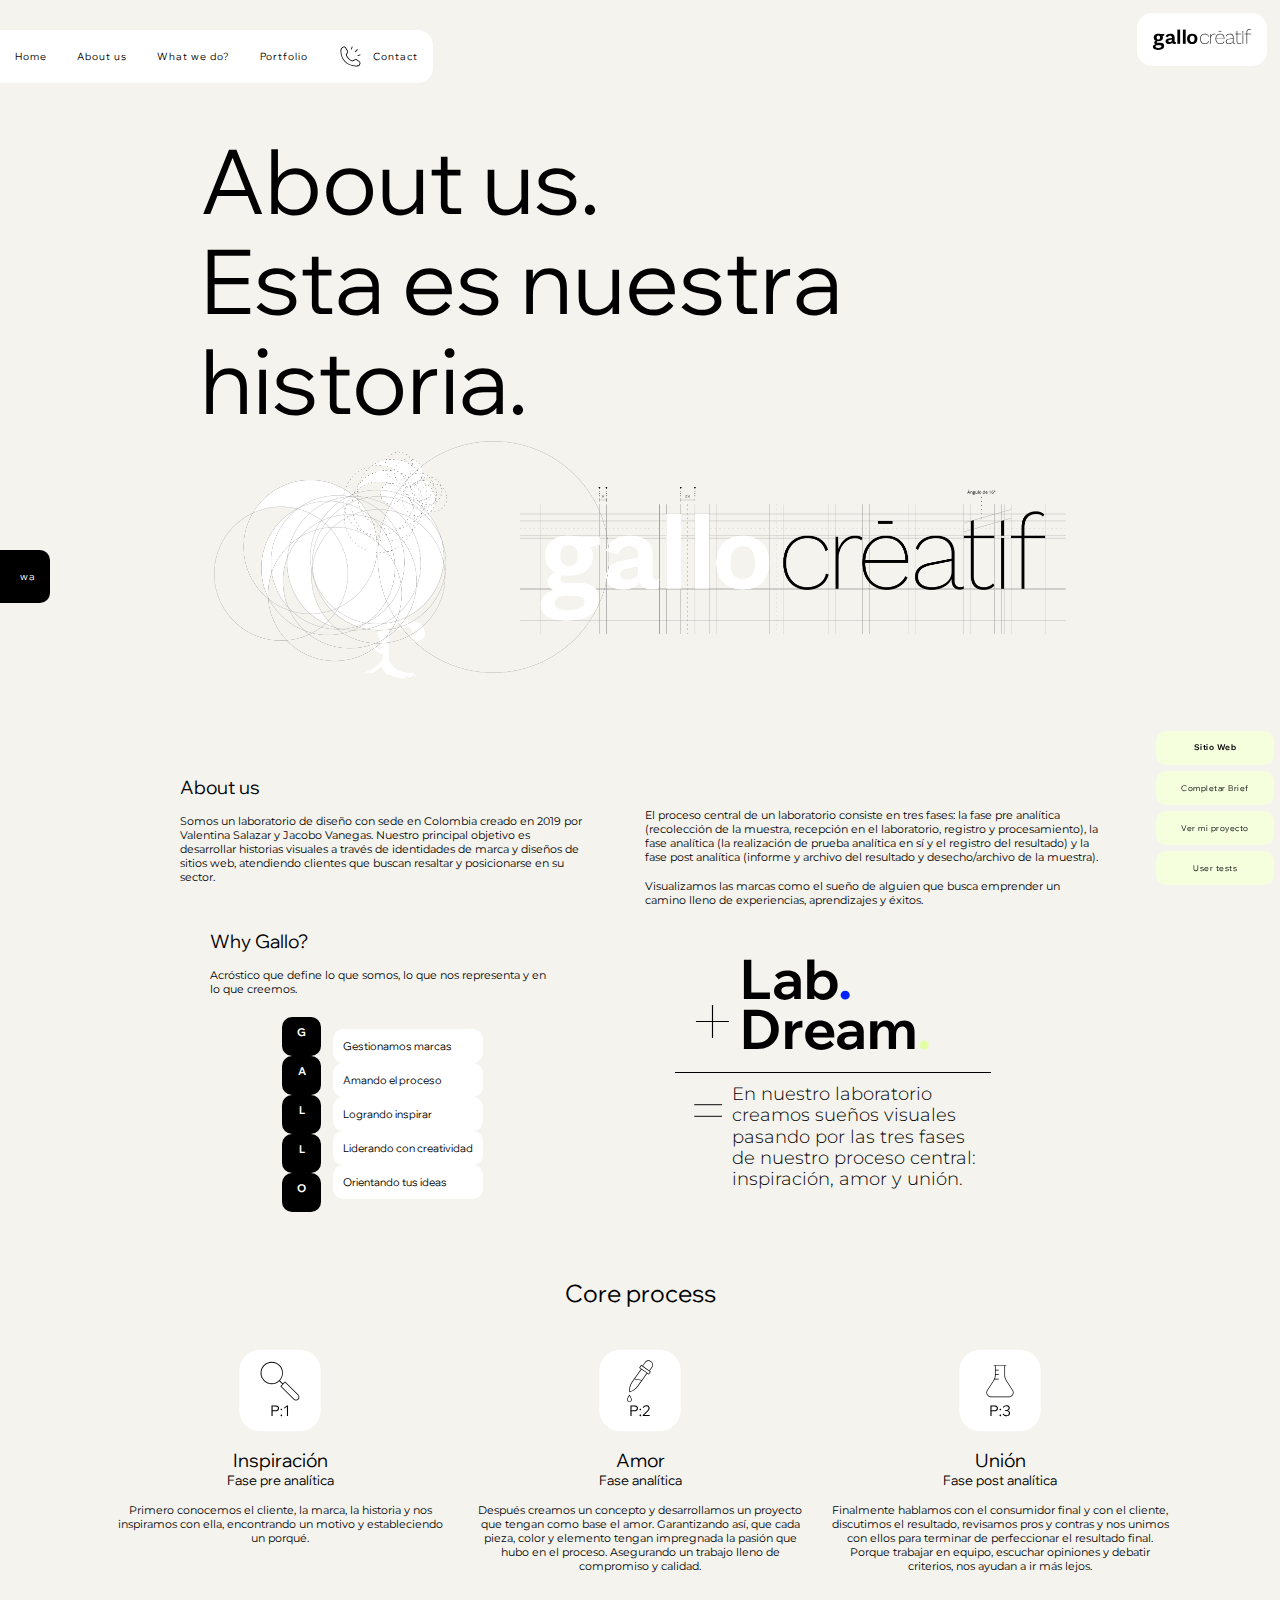
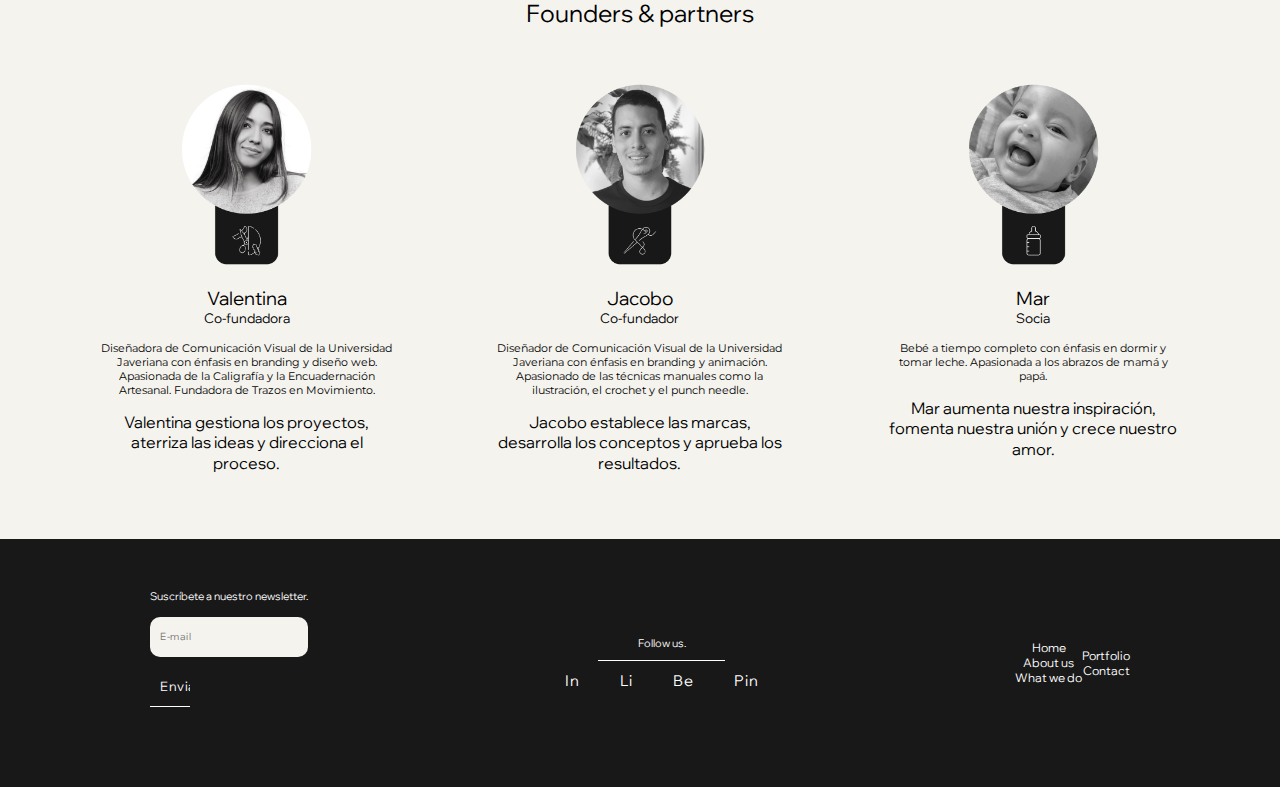
<file: pages/about-us.html>
<!DOCTYPE html>
<html lang="en">
<head>
    <meta charset="UTF-8">
    <meta http-equiv="X-UA-Compatible" content="IE=edge">
    <meta name="viewport" content="width=device-width, initial-scale=1.0">

    <!-- SEO -->
    <meta name="description" content="Creamos conceptos y qué mejor que mostrarte el nuestro. Conoce nuestra esencia, nuestro Core Process, por qué nos llamamos GALLO, por qué somos un laboratorio de sueños y quiénes hacen parte de nuestro equipo.">
    <meta name="keywords" content="BRANDING, DESIGN, PAGINAS WEB, WEB DESIGN, MARCAS, EMPAQUES, PACKAGING, VCARDS, LOGOS, WORDPRESS, E-COMMERCE, TIENDA ONLINE">

    <title>About us | GALLO Créatif</title>
    <link rel="shortcut icon" href="../images/favicon.svg">

    <!-- LINK DE BOOTSTRAP CSS only -->
    <link href="https://cdn.jsdelivr.net/npm/bootstrap@5.2.0/dist/css/bootstrap.min.css" rel="stylesheet" integrity="sha384-gH2yIJqKdNHPEq0n4Mqa/HGKIhSkIHeL5AyhkYV8i59U5AR6csBvApHHNl/vI1Bx" crossorigin="anonymous">

    <!-- LINKS DE HOJAS DE ESTILOS (CSS) -->
    <link rel="stylesheet" href="../styles/styles.css">

    <!-- LINKS DE FUENTES -->
    <link rel="preconnect" href="https://fonts.googleapis.com">
    <link rel="preconnect" href="https://fonts.gstatic.com" crossorigin>
    <link href="https://fonts.googleapis.com/css2?family=Montserrat:ital,wght@0,100;0,200;0,300;0,400;0,500;0,600;0,700;0,800;0,900;1,100;1,200;1,300;1,400;1,500;1,600;1,700;1,800;1,900&family=Open+Sans:ital,wght@0,300;0,400;0,500;0,600;0,700;0,800;1,300;1,400;1,500;1,600;1,700;1,800&family=Work+Sans:ital,wght@0,100;0,200;0,300;0,400;0,500;0,600;0,700;0,800;0,900;1,100;1,200;1,300;1,400;1,500;1,600;1,700;1,800;1,900&display=swap" rel="stylesheet">
    <link href="http://fonts.cdnfonts.com/css/wix-madefor-text" rel="stylesheet">
</head>

<body class="container-fluid">
    <!-- CABECERA -->
    <header class="barra-header row">

        <!-- MENÚ HAMBURGUESA -->
        <div class="hamburguesa col-12">
            <nav class="navbar navbar-expand-lg">
                <div class="container-fluid">
                    <button class="boton-hamburguesa" type="button" data-bs-toggle="collapse" data-bs-target="#navbarNav" aria-controls="navbarNav" aria-expanded="false" aria-label="Toggle navigation">
                        <svg xmlns="http://www.w3.org/2000/svg" class="icon icon-tabler icon-tabler-menu" width="20" height="20" viewBox="0 0 24 24" stroke-width="1" stroke="#fff" fill="none" stroke-linecap="round" stroke-linejoin="round">
                            <path stroke="none" d="M0 0h24v24H0z" fill="none"/>
                            <line x1="4" y1="8" x2="20" y2="8" />
                            <line x1="4" y1="16" x2="20" y2="16" />
                        </svg>
                    </button>
                    <div class="collapse navbar-collapse" id="navbarNav">
                        <ul class="navbar-nav">
                            <li class="nav-item">
                                <a class="nav-link" aria-current="page" href="../index.html">Home</a>
                            </li>
                            <li class="nav-item">
                                <a class="nav-link active" href="./about-us.html">About us</a>
                            </li>
                            <li class="nav-item">
                                <a class="nav-link" href="./what-we-do.html">What we do?</a>
                            </li>
                            <li class="nav-item">
                                <a class="nav-link" href="./portfolio.html">Portfolio</a>
                            </li>
                            <li class="nav-item">
                                <a class="nav-link" href="./contact.html">Contact</a>
                            </li>
                        </ul>
                    </div>
                </div>
            </nav>
        </div>

        <!-- NAVBAR DESKTOP -->
        <div class="col">
            <a href="../index.html">
                <div>
                    <img class="logo-header" src="../images/logo-gallo-principal.svg" alt="Logo de GALLO">
                </div>
            </a>
        </div>
        <div class="col">
            <nav class="navegacion">
                <ul class="links-navegacion">
                    <li>
                        <a href="../index.html">
                            <p>Home</p>
                        </a>
                    </li>
                    <li>
                        <a href="./about-us.html">
                            <p>About us</p>
                        </a>
                    </li>
                    <li>
                        <a href="./what-we-do.html">
                            <p>What we do?</p>
                        </a>
                    </li>
                    <li>
                        <a href="./portfolio.html">
                            <p>Portfolio</p>
                        </a>
                    </li>
                    <li>
                        <a href="./contact.html">
                            <img src="../images/contact.svg" alt="icono de contact">
                            <p>Contact</p>
                        </a>
                    </li>
                </ul>
            </nav>
        </div>
        <div class="col">
            <a href="https://wa.link/rpb7yg" target="_blank">
                <div class="boton-whatsapp">
                    <span class="titulos">wa</span>
                </div>
            </a>
        </div>
        <div class="boton-nav-universal">
            <a href="https://gallocreatif.com/"><strong>Sitio Web</strong></a>
            <a href="https://brief.gallocreatif.com/" target="_blank">Completar Brief</a>
            <a href="https://proyectos.gallocreatif.com/" target="_blank">Ver mi proyecto</a>
            <a href="https://test.gallocreatif.com/" target="_blank">User tests</a>
        </div>
    </header>

    <!-- CONTENIDO -->
    <main class="row">
        <!-- PRIMERA PARTE -->
        <section class="portadas-secundarias">
            <article>
                <div>
                    <h1 class="titulos-portadas">About us.</h1>
                    <span class="titulos-portadas">Esta es nuestra historia.</span>
                </div>
                <img class="logo-about-us" src="../images/logos-about-us.png" alt="logos de GALLO">
            </article>
        </section>
        <!-- SEGUNDA PARTE -->
        <section class="nuestra-esencia">
            <div class="about-us">
                <h3 class="titulos">About us</h3>
                <p>Somos un laboratorio de diseño con sede en Colombia creado en 2019 por Valentina Salazar y Jacobo Vanegas. Nuestro principal objetivo es desarrollar historias visuales a través de identidades de marca y diseños de sitios web, atendiendo clientes que buscan resaltar y posicionarse en su sector.</p>
                <div class="why-gallo">
                    <h3 class="titulos">Why Gallo?</h3>
                    <p>Acróstico que define lo que somos, lo que nos representa y en lo que creemos.</p>
                    <span class="acrostico">
                        <span>
                            <h6 id="vertical">G</h6>
                            <h6 id="vertical">A</h6>
                            <h6 id="vertical">L</h6>
                            <h6 id="vertical">L</h6>
                            <h6 id="vertical">O</h6>
                        </span>
                        <span>
                            <h6 class="titulos">Gestionamos marcas</h6>
                            <h6 class="titulos">Amando el proceso</h6>
                            <h6 class="titulos">Logrando inspirar</h6>
                            <h6 class="titulos">Liderando con creatividad</h6>
                            <h6 class="titulos">Orientando tus ideas</h6>
                        </span>
                    </div>
                </div>
            </div>
            <div class="explicacion-concepto-lab">
                <p>El proceso central de un laboratorio consiste en tres fases: la fase pre analítica (recolección de la muestra, recepción en el laboratorio, registro y procesamiento), la fase analítica (la realización de prueba analítica en sí y el registro del resultado) y la fase post analítica (informe y archivo del resultado y desecho/archivo de la muestra).</p>
                <p>Visualizamos las marcas como el sueño de alguien que busca emprender un camino lleno de experiencias, aprendizajes y éxitos.</p>

                <!-- Fórmula -->
                <div class="formula">

                    <!-- Suma -->
                    <div class="suma">
                        <div>
                            <svg xmlns="http://www.w3.org/2000/svg" class="icon icon-tabler icon-tabler-plus" width="55" height="55" viewBox="0 0 24 24" stroke-width="0.5" stroke="#000" fill="none" stroke-linecap="round" stroke-linejoin="round">
                                <path stroke="none" d="M0 0h24v24H0z" fill="none"/>
                                <line x1="12" y1="5" x2="12" y2="19" />
                                <line x1="5" y1="12" x2="19" y2="12" />
                            </svg>
                        </div>
                        <div>
                            <div>Lab<span id="punto-azul">.</span></div>
                            <div>Dream<span id="punto-verde">.</span></div>
                        </div>
                    </div>

                    <!-- Igual -->
                    <div class="igual">
                        <svg xmlns="http://www.w3.org/2000/svg" class="icon icon-tabler icon-tabler-equal" width="55" height="55" viewBox="0 0 24 24" stroke-width="0.5" stroke="#000" fill="none" stroke-linecap="round" stroke-linejoin="round">
                            <path stroke="none" d="M0 0h24v24H0z" fill="none"/>
                            <path d="M5 9h14m-14 6h14" />
                        </svg>
                        <div>En nuestro laboratorio creamos sueños visuales pasando por las tres fases de nuestro proceso central: inspiración, amor y unión.</div>
                    </div>

            </div>
        </section>
        <h2 class="titulos-centrados">Core process</h2>
        <section class="columnas-core-process">
            <div>
                <img src="../images/1-core-process.svg" alt="paso 1 de core process">
                <section>
                    <h3 class="titulos">Inspiración</h3>
                    <h5 class="titulos">Fase pre analítica</h5>
                    <p>Primero conocemos el cliente, la marca, la historia y nos inspiramos con ella, encontrando un motivo y estableciendo un porqué.</p>
                </section>
            </div>
            <div>
                <img src="../images/2-core-process.svg" alt="paso 2 de core proces">
                <section>
                    <h3 class="titulos">Amor</h3>
                    <h5 class="titulos">Fase analítica</h5>
                    <p>Después creamos un concepto y desarrollamos un proyecto que tengan como base el amor. Garantizando así, que cada pieza, color y elemento tengan impregnada la pasión que hubo en el proceso. Asegurando un trabajo lleno de compromiso y calidad.</p>
                </section>
            </div>
            <div>
                <img src="../images/3-core-process.svg" alt="paso 3 de core proces">
                <section>
                    <h3 class="titulos">Unión</h3>
                    <h5 class="titulos">Fase post analítica</h5>
                    <p>Finalmente hablamos con el consumidor final y con el cliente, discutimos el resultado, revisamos pros y contras y nos unimos con ellos para terminar de perfeccionar el resultado final. Porque trabajar en equipo, escuchar opiniones y debatir criterios, nos ayudan a ir más lejos.</p>
                </section>
            </div>
        </section>
        <h2 class="titulos-centrados">Founders & partners</h2>
        <section class="columnas-about-us">
            <div>
                <img src="../images/valentina.png" alt="Foto de Valentina">
                <h3 class="titulos">Valentina</h3>
                <h5 class="titulos">Co-fundadora</h5>
                <p>Diseñadora de Comunicación Visual de la Universidad Javeriana con énfasis en branding y diseño web. Apasionada de la Caligrafía y la Encuadernación Artesanal. Fundadora de Trazos en Movimiento.</p>
                <p class="parrafo-destacado">Valentina gestiona los proyectos, aterriza las ideas y direcciona el proceso.</p>
            </div>
            <div>
                <img src="../images/jacobo.png" alt="Foto de Jacobo">
                <h3 class="titulos">Jacobo</h3>
                <h5 class="titulos">Co-fundador</h5>
                <p>Diseñador de Comunicación Visual de la Universidad Javeriana con énfasis en branding y animación. Apasionado de las técnicas manuales como la ilustración, el crochet y el punch needle.</p>
                <p class="parrafo-destacado">Jacobo establece las marcas, desarrolla los conceptos y aprueba los resultados.</p>
            </div>
            <div>
                <img src="../images/mar.png" alt="Foto de Mar">
                <h3 class="titulos">Mar</h3>
                <h5 class="titulos">Socia</h5>
                <p>Bebé a tiempo completo con énfasis en dormir y tomar leche. Apasionada a los abrazos de mamá y papá.</p>
                <p class="parrafo-destacado">Mar aumenta nuestra inspiración, fomenta nuestra unión y crece nuestro amor.</p>
            </div>
        </section>
        
    </main>

    <!-- PIE DE PÁGINA -->
    <footer class="row">
        <div class="col-lg-4">
            <h6 class="titulos">Suscríbete a nuestro newsletter.</h6>
            <form>
                <input class="input-texto" type="text" id="e-mail" placeholder="E-mail">
                <input class="boton-formulario" type="submit" value="Enviar">
            </form>
        </div>
        <div class="col-lg-4">
            <h6 class="titulos" id="follow-us" >Follow us.</h6>
            <ul class="redes-sociales">
                <li><a href="https://www.instagram.com/gallocreatif/" target="_blank">In</a></li>
                <li><a href="https://www.linkedin.com/in/valentinasalazarh/" target="_blank">Li</a></li>
                <li><a href="https://www.behance.net/" target="_blank">Be</a></li>
                <li><a href="https://co.pinterest.com/" target="_blank">Pin</a></li>
            </ul>
        </div>
        <div class="div-navbar-footer col-lg-4">
            <nav>
                <ul class="navbar-footer">
                    <li><a href="../index.html">Home</a></li>
                    <li><a href="./about-us.html">About us</a></li>
                    <li><a href="./what-we-do.html">What we do</a></li>
                </ul>
            </nav>
            <nav>
                <ul class="navbar-footer">
                    <li><a href="./portfolio.html">Portfolio</a></li>
                    <li><a href="./contact.html">Contact</a></li>
                </ul>
            </nav>
        </div> 
    </footer>

    <!-- JavaScript Bundle with Popper -->
    <script src="https://cdn.jsdelivr.net/npm/bootstrap@5.2.0/dist/js/bootstrap.bundle.min.js" integrity="sha384-A3rJD856KowSb7dwlZdYEkO39Gagi7vIsF0jrRAoQmDKKtQBHUuLZ9AsSv4jD4Xa" crossorigin="anonymous"></script>

</body>
</html>
</file>
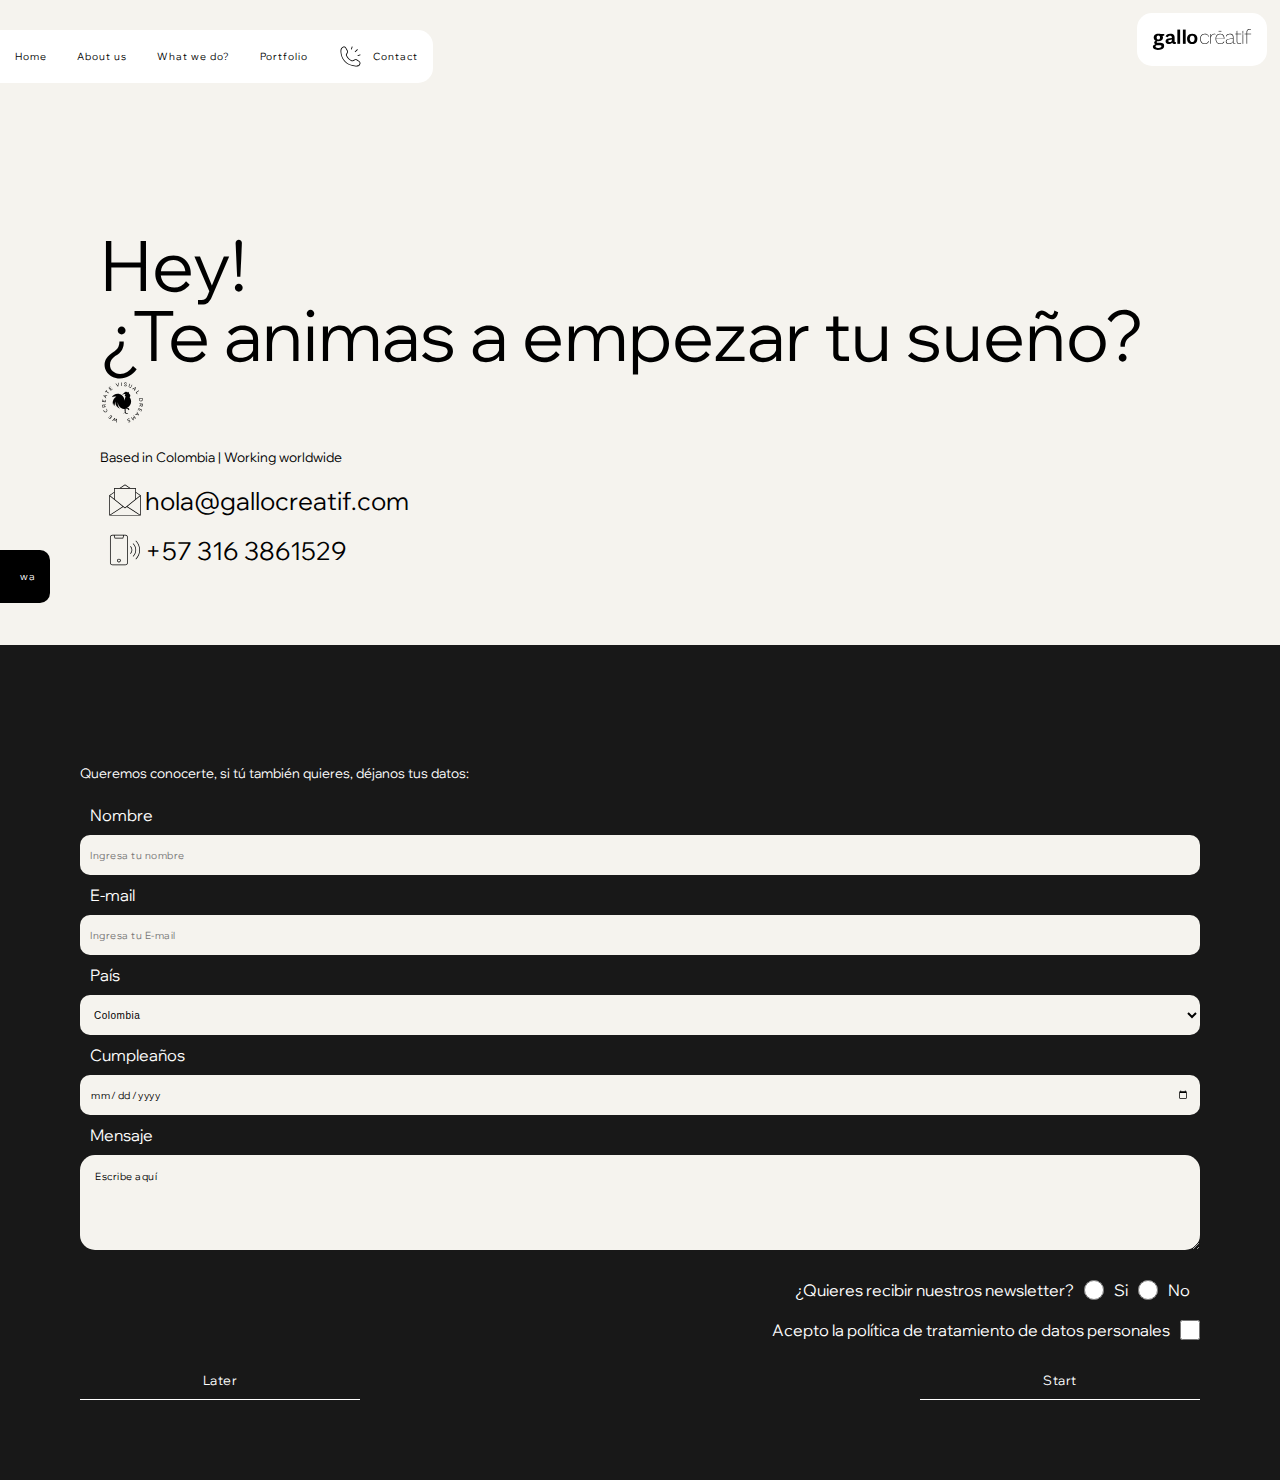
<file: pages/contact.html>
<!DOCTYPE html>
<html lang="en">
<head>
    <meta charset="UTF-8">
    <meta http-equiv="X-UA-Compatible" content="IE=edge">
    <meta name="viewport" content="width=device-width, initial-scale=1.0">

    <!-- SEO -->
    <meta name="description" content="¿Te animas a empezar tu sueño? Queremos conocerte. ¡Escríbenos!">
    <meta name="keywords" content="BRANDING, DESIGN, PAGINAS WEB, WEB DESIGN, MARCAS, EMPAQUES, PACKAGING, VCARDS, LOGOS, WORDPRESS, E-COMMERCE, TIENDA ONLINE">

    <title>Contact | GALLO Créatif</title>
    <link rel="shortcut icon" href="../images/favicon.svg">

    <!-- LINK DE BOOTSTRAP CSS only -->
    <link href="https://cdn.jsdelivr.net/npm/bootstrap@5.2.0/dist/css/bootstrap.min.css" rel="stylesheet" integrity="sha384-gH2yIJqKdNHPEq0n4Mqa/HGKIhSkIHeL5AyhkYV8i59U5AR6csBvApHHNl/vI1Bx" crossorigin="anonymous">

    <!-- LINKS DE HOJAS DE ESTILOS (CSS) -->
    <link rel="stylesheet" href="../styles/styles.css">

    <!-- LINKS DE FUENTES -->
    <link rel="preconnect" href="https://fonts.googleapis.com">
    <link rel="preconnect" href="https://fonts.gstatic.com" crossorigin>
    <link href="https://fonts.googleapis.com/css2?family=Montserrat:ital,wght@0,100;0,200;0,300;0,400;0,500;0,600;0,700;0,800;0,900;1,100;1,200;1,300;1,400;1,500;1,600;1,700;1,800;1,900&family=Open+Sans:ital,wght@0,300;0,400;0,500;0,600;0,700;0,800;1,300;1,400;1,500;1,600;1,700;1,800&family=Work+Sans:ital,wght@0,100;0,200;0,300;0,400;0,500;0,600;0,700;0,800;0,900;1,100;1,200;1,300;1,400;1,500;1,600;1,700;1,800;1,900&display=swap" rel="stylesheet">
    <link href="http://fonts.cdnfonts.com/css/wix-madefor-text" rel="stylesheet">
</head>

<body class="container-fluid">
    <!-- CABECERA -->
    <header class="barra-header row">

        <!-- MENÚ HAMBURGUESA -->
        <div class="hamburguesa col-12">
            <nav class="navbar navbar-expand-lg">
                <div class="container-fluid">
                    <button class="boton-hamburguesa" type="button" data-bs-toggle="collapse" data-bs-target="#navbarNav" aria-controls="navbarNav" aria-expanded="false" aria-label="Toggle navigation">
                        <svg xmlns="http://www.w3.org/2000/svg" class="icon icon-tabler icon-tabler-menu" width="20" height="20" viewBox="0 0 24 24" stroke-width="1" stroke="#fff" fill="none" stroke-linecap="round" stroke-linejoin="round">
                            <path stroke="none" d="M0 0h24v24H0z" fill="none"/>
                            <line x1="4" y1="8" x2="20" y2="8" />
                            <line x1="4" y1="16" x2="20" y2="16" />
                        </svg>
                    </button>
                    <div class="collapse navbar-collapse" id="navbarNav">
                        <ul class="navbar-nav">
                            <li class="nav-item">
                                <a class="nav-link" aria-current="page" href="../index.html">Home</a>
                            </li>
                            <li class="nav-item">
                                <a class="nav-link" href="./about-us.html">About us</a>
                            </li>
                            <li class="nav-item">
                                <a class="nav-link" href="./what-we-do.html">What we do?</a>
                            </li>
                            <li class="nav-item">
                                <a class="nav-link" href="./portfolio.html">Portfolio</a>
                            </li>
                            <li class="nav-item">
                                <a class="nav-link active" href="./contact.html">Contact</a>
                            </li>
                        </ul>
                    </div>
                </div>
            </nav>
        </div>

        <!-- NAVBAR DESKTOP -->
        <div class="col">
            <a href="../index.html">
                <div>
                    <img class="logo-header" src="../images/logo-gallo-principal.svg" alt="Logo de GALLO">
                </div>
            </a>
        </div>
        <div class="col">
            <nav class="navegacion">
                <ul class="links-navegacion">
                    <li>
                        <a href="../index.html">
                            <p>Home</p>
                        </a>
                    </li>
                    <li>
                        <a href="./about-us.html">
                            <p>About us</p>
                        </a>
                    </li>
                    <li>
                        <a href="./what-we-do.html">
                            <p>What we do?</p>
                        </a>
                    </li>
                    <li>
                        <a href="./portfolio.html">
                            <p>Portfolio</p>
                        </a>
                    </li>
                    <li>
                        <a href="./contact.html">
                            <img src="../images/contact.svg" alt="icono de contact">
                            <p>Contact</p>
                        </a>
                    </li>
                </ul>
            </nav>
        </div>
        <div class="col">
            <a href="https://wa.link/rpb7yg" target="_blank">
                <div class="boton-whatsapp">
                    <span class="titulos">wa</span>
                </div>
            </a>
        </div>
    </header>

    <!-- CONTENIDO -->
    <main class="main-contact row d-flex vh-100">
        <section class="contact-1 col-lg-6">
            <div>
                <h1 class="titulo-portada-contact">Hey!</h1>
                <span class="titulo-portada-contact">¿Te animas a empezar tu sueño?</span>
            </div>
            <div class="info-contact">
                <div>
                    <img src="../images/logo-footer.svg" alt="Logo variable de GALLO">
                </div>
                <div>
                    <h5 class="titulos">Based in Colombia | Working worldwide</h5>
                    <div class="mail-tel-contact">
                        <ul>
                            <li>
                                <a href="mailto:hola@gallocreatif.com" target="_blank">
                                    <img src="../images/mail.svg" alt="icono de e-mail">
                                    <h5 class="titulos">hola@gallocreatif.com</h5>
                                </a>
                            </li>
                            <li>
                                <a href="tel:3163861529">
                                    <img src="../images/celular.svg" alt="icono de celular">
                                    <h5 class="titulos">+57 316 3861529</h5>
                                </a>
                            </li>
                        </ul>
                    </div>
                </div>
            </div>
        </section>
        <section class="contact-2 col-lg-6">
            <h5 class="titulos">Queremos conocerte, si tú también quieres, déjanos tus datos:</h5>
            <form>
                <label for="nombre">Nombre</label>
                <input type="text" id="nombre" placeholder="Ingresa tu nombre">
                <label for="correo">E-mail</label>
                <input type="text" id="correo" placeholder="Ingresa tu E-mail">
                <label for="pais">País</label>
                <select id="pais">
                    <option>Colombia</option>
                    <option>Argentina</option>
                    <option>México</option>
                    <option>España</option>
                </select>
                <label for="cumpleanos">Cumpleaños</label>
                <input type="date" id="cumpleanos" placeholder="Ingresa tu cumpleaños">
                <label for="mensaje">Mensaje</label>
                <textarea id="mensaje" cols="30" rows="5">Escribe aquí</textarea>
                <div class="newsletter-formulario">
                    <label for="newsletter-contact">¿Quieres recibir nuestros newsletter?</label>
                    <input name="option" type="radio">
                    <span>Si</span>
                    <input name="option" type="radio">
                    <span>No</span>
                </div>
                <div class="tratamiento-datos-formulario">
                    <label for="tratamiento-datos">Acepto la política de tratamiento de datos personales</label>
                    <input type="checkbox" id="tratamiento-datos">
                </div>
                <div class="botones-formulario">
                    <input type="reset" value="Later">
                    <input type="submit" value="Start">
                </div>
            </form>
        </section>
    </main>

    <!-- JavaScript Bundle with Popper -->
    <script src="https://cdn.jsdelivr.net/npm/bootstrap@5.2.0/dist/js/bootstrap.bundle.min.js" integrity="sha384-A3rJD856KowSb7dwlZdYEkO39Gagi7vIsF0jrRAoQmDKKtQBHUuLZ9AsSv4jD4Xa" crossorigin="anonymous"></script>

</body>
</html>
</file>
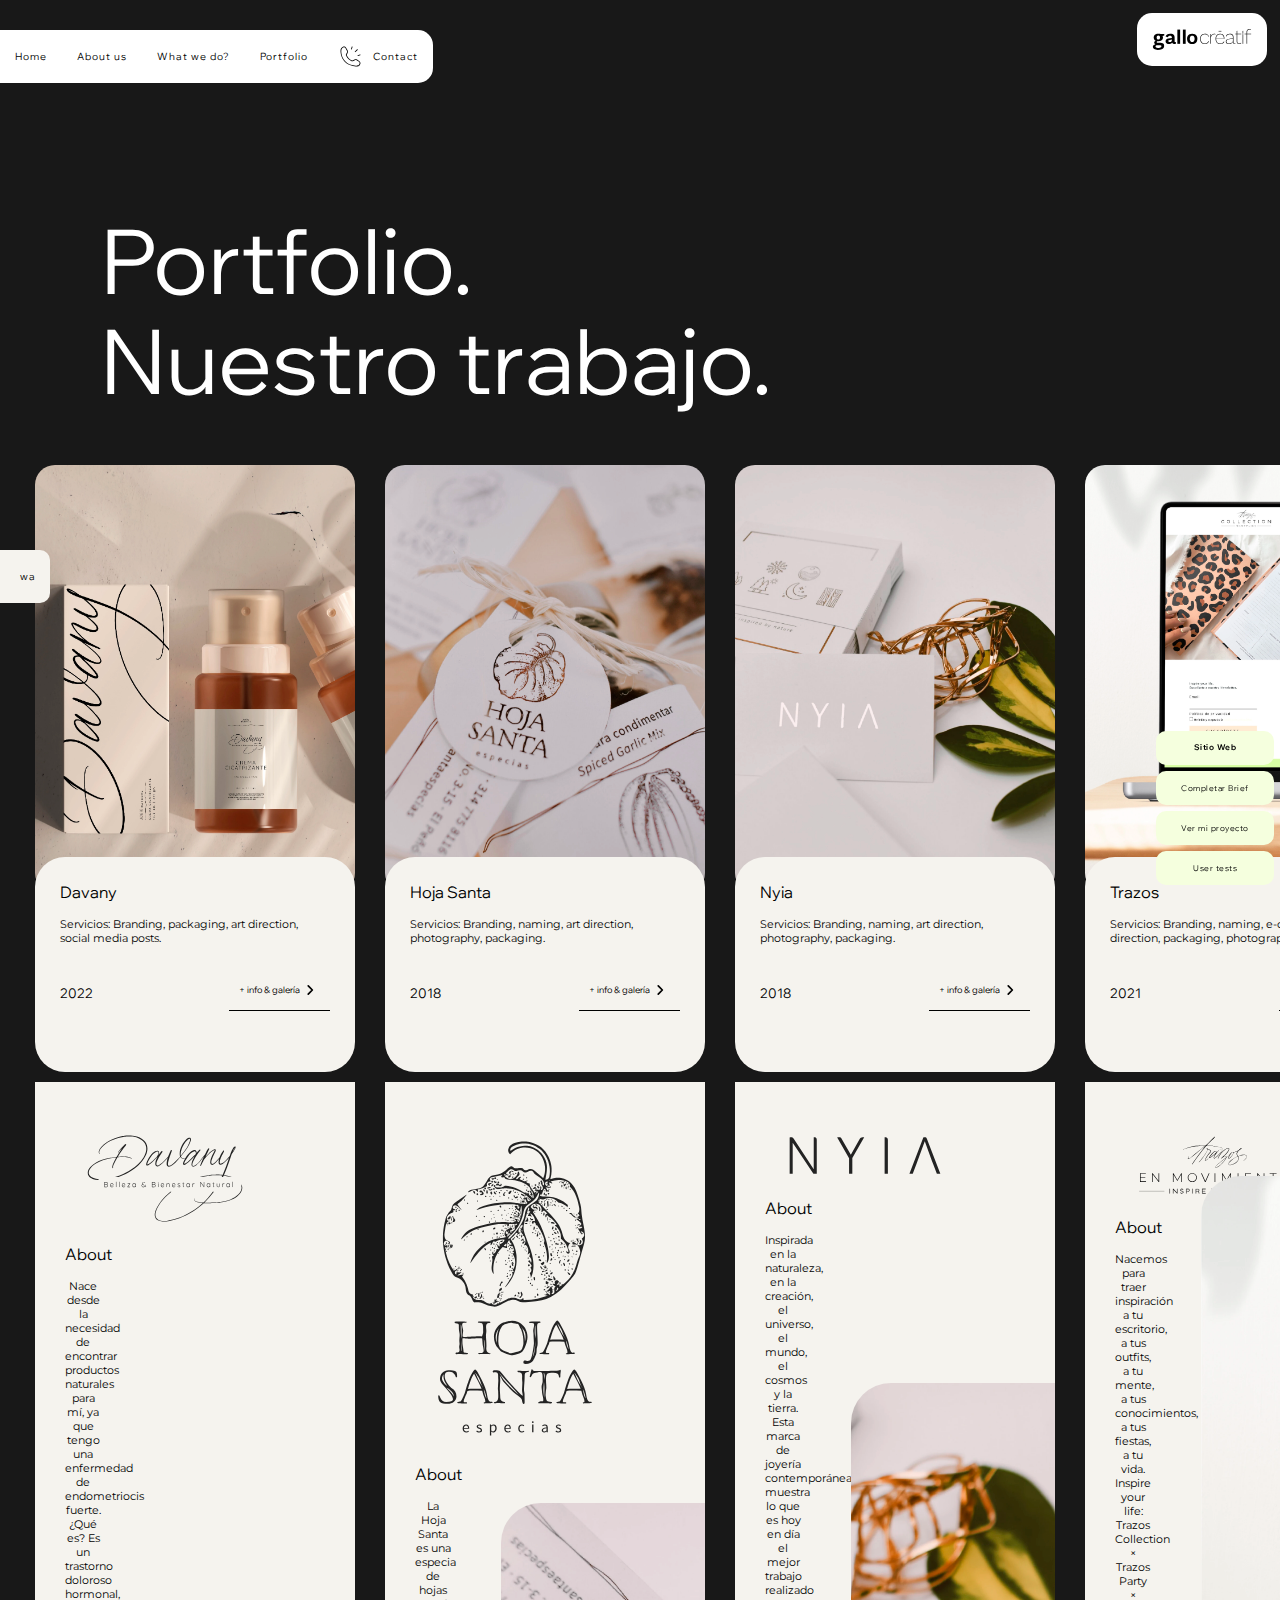
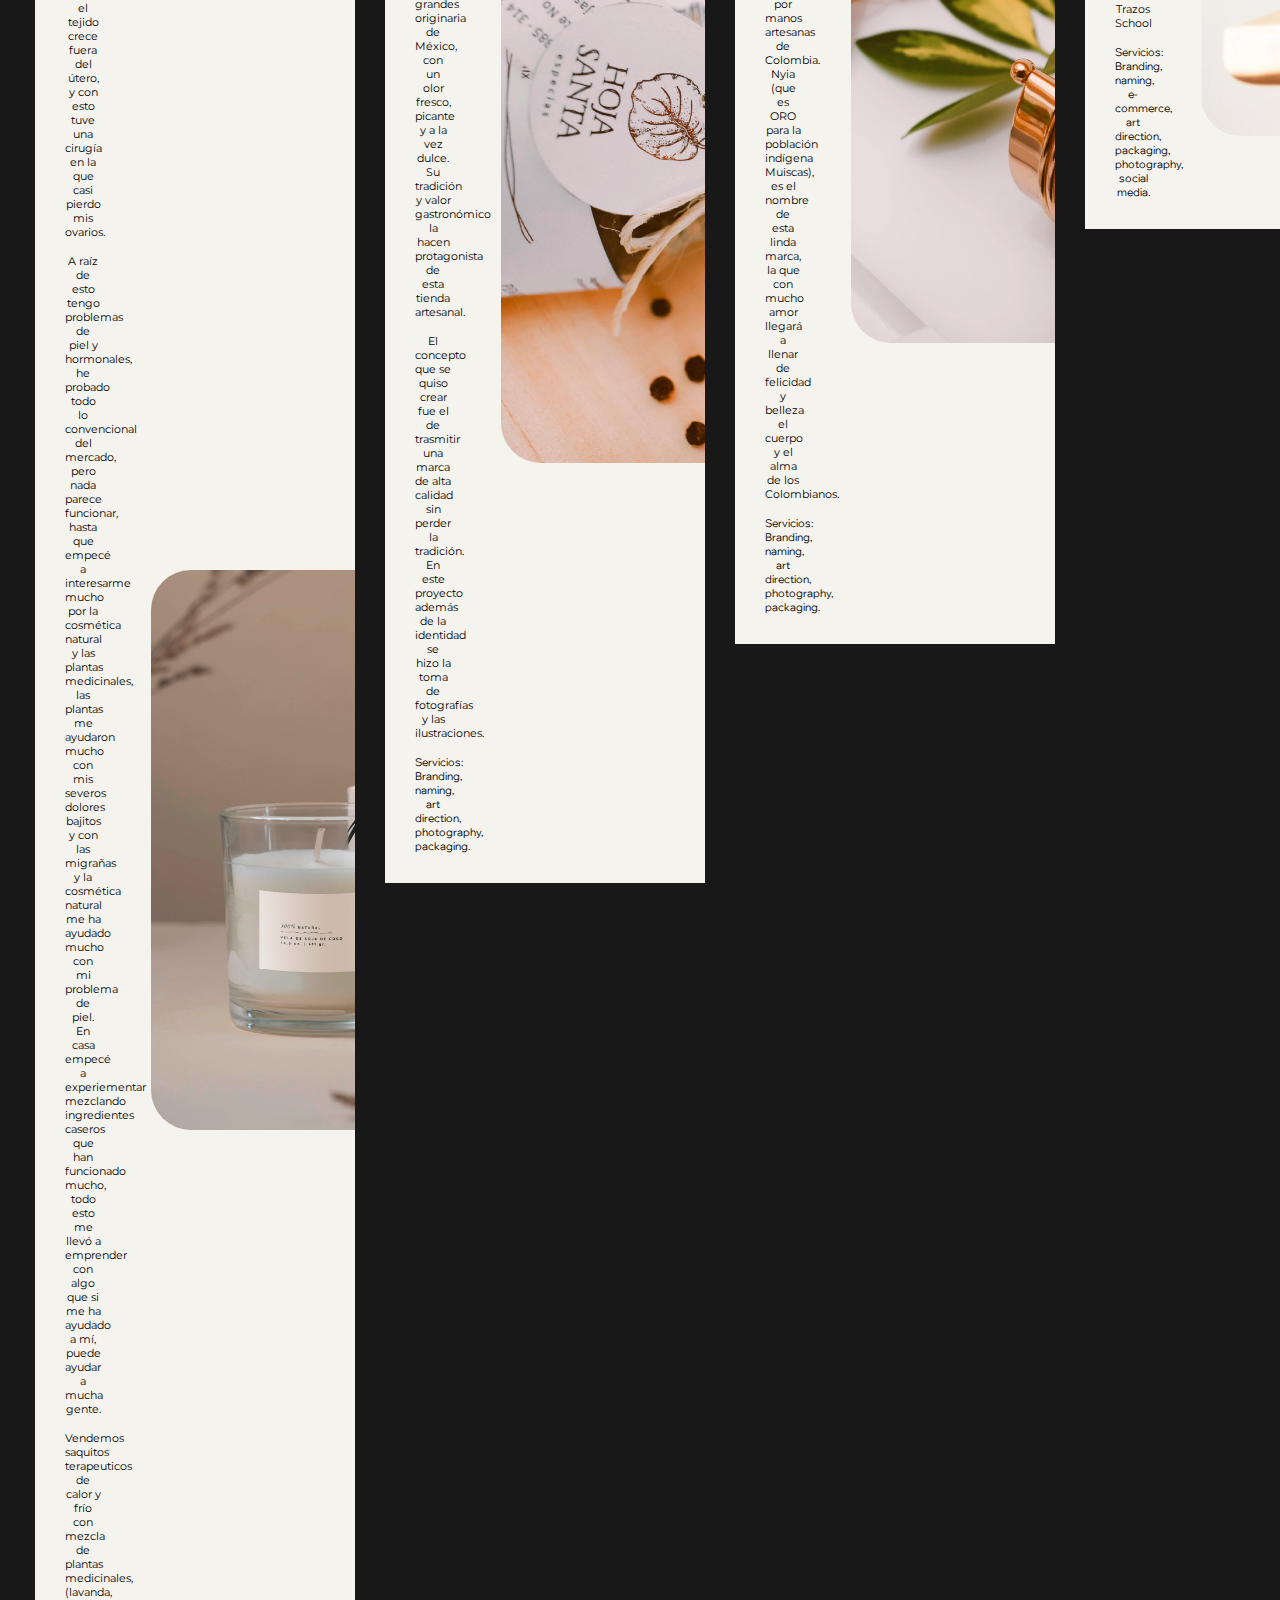
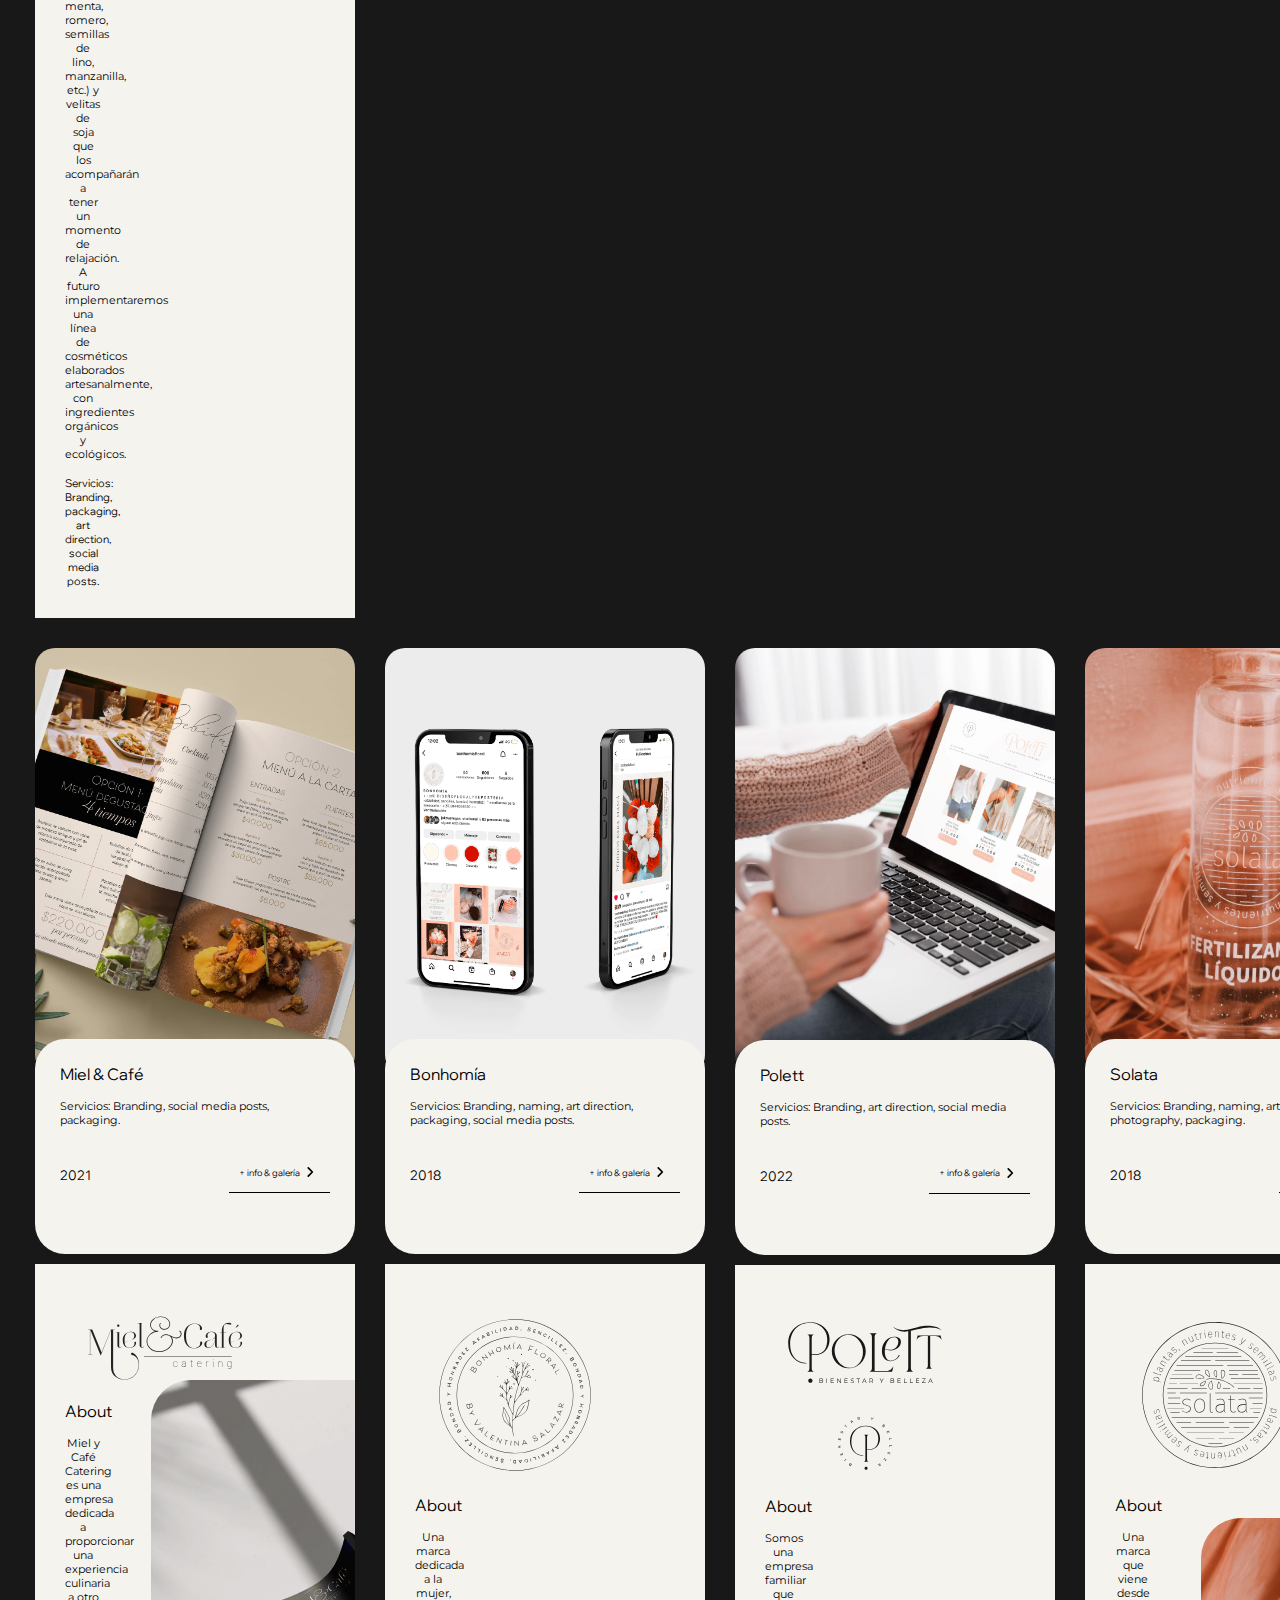
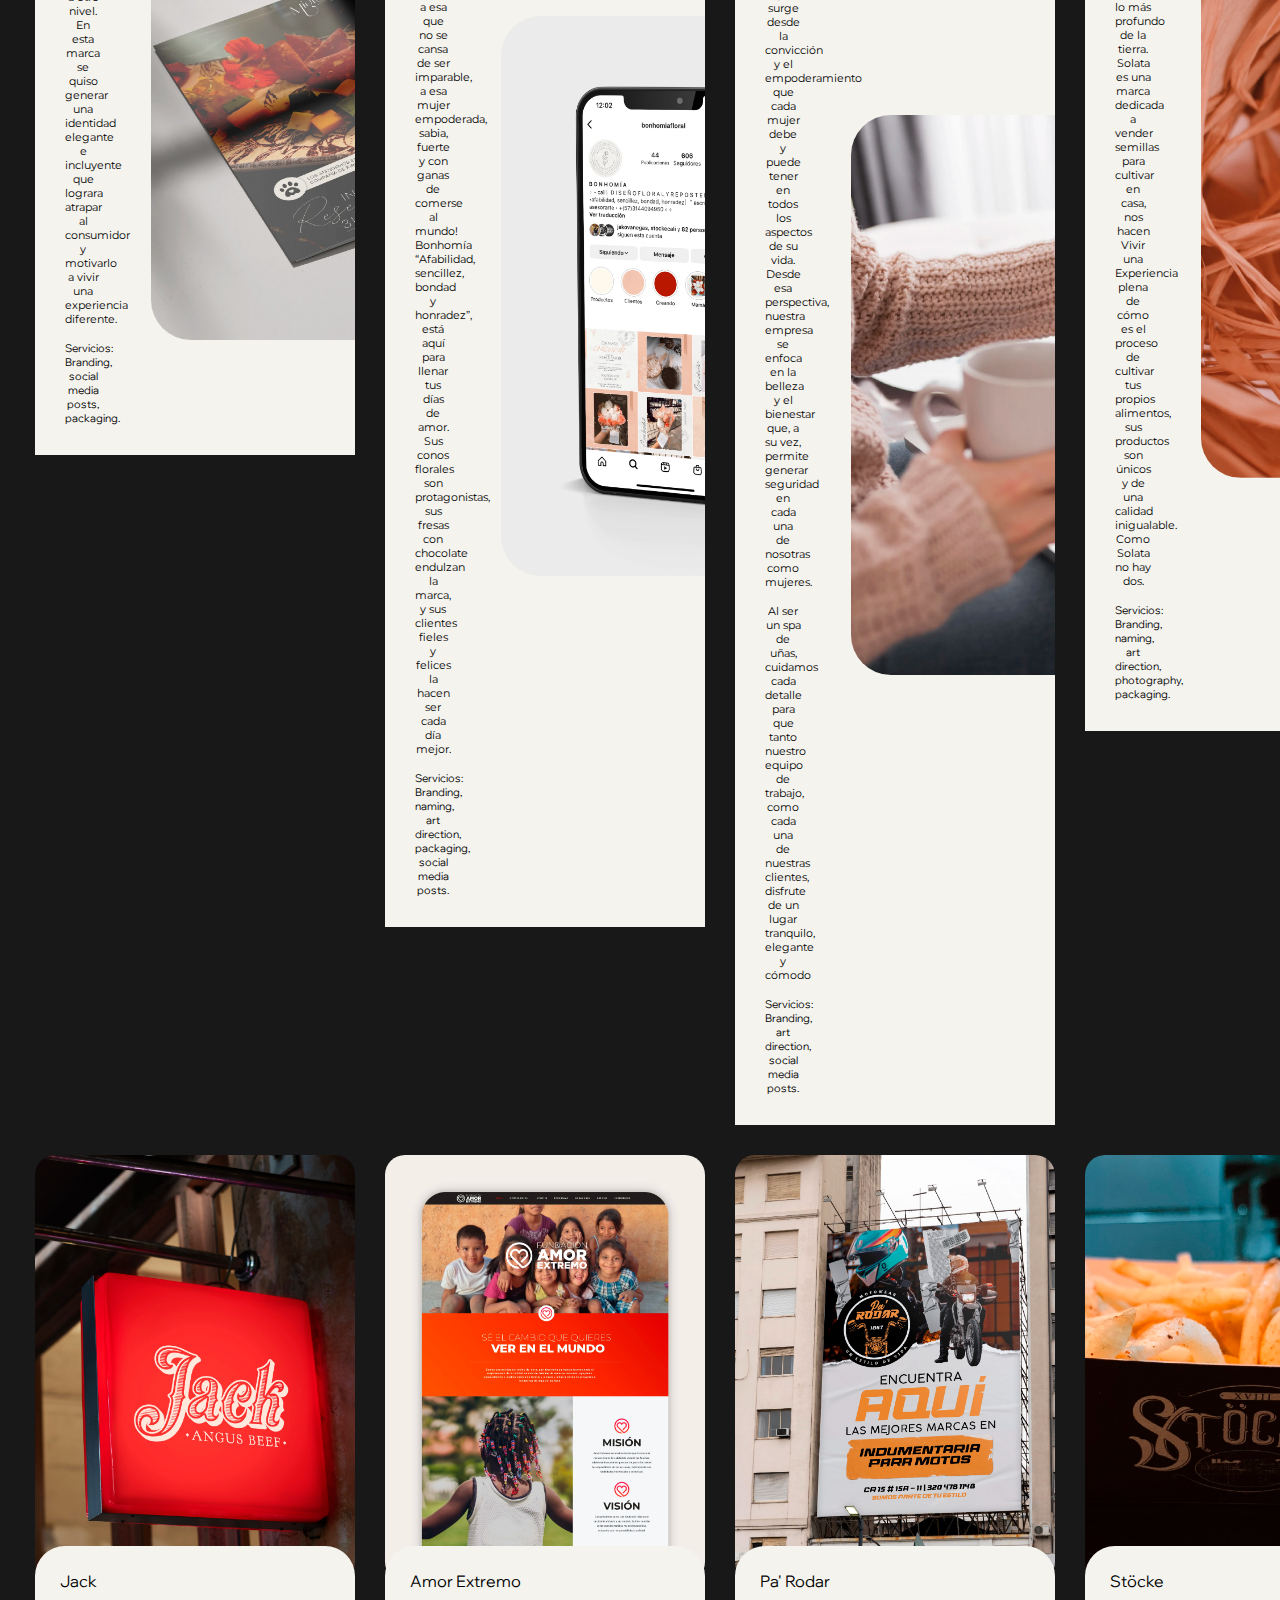
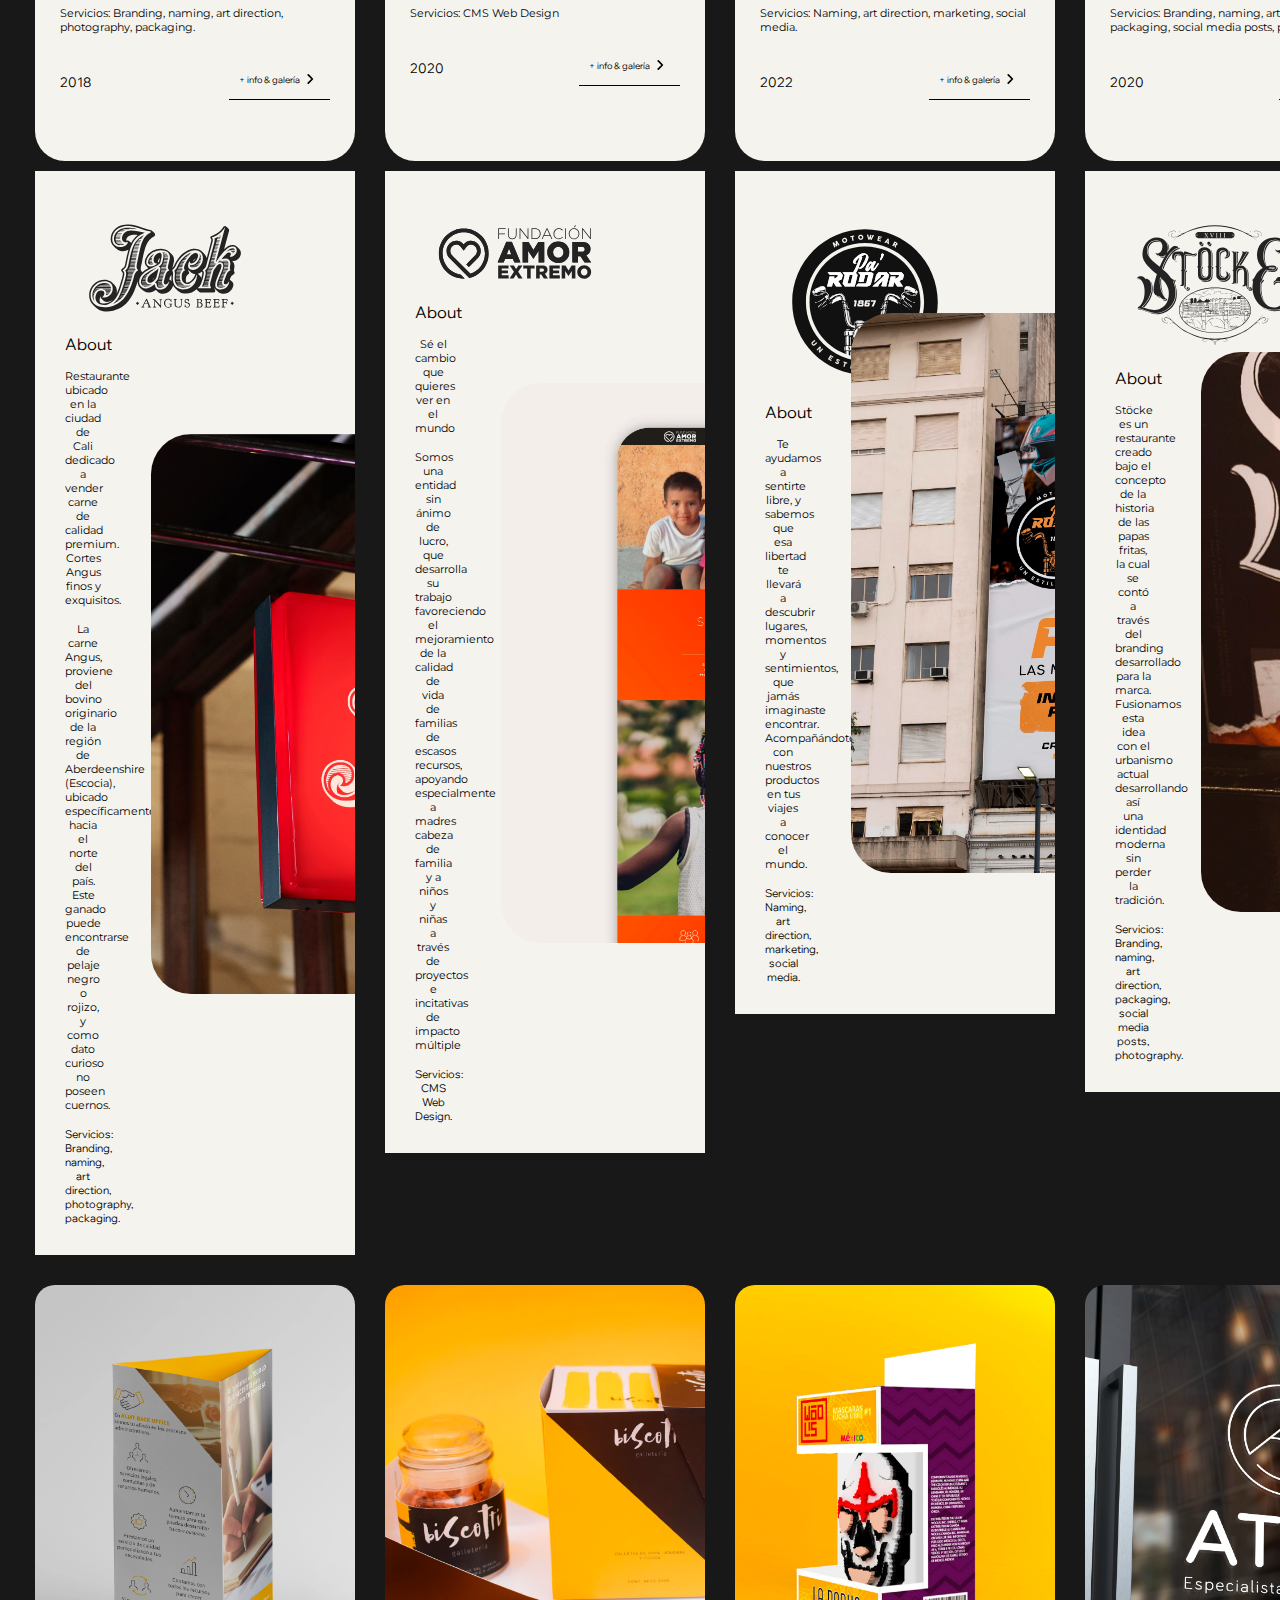
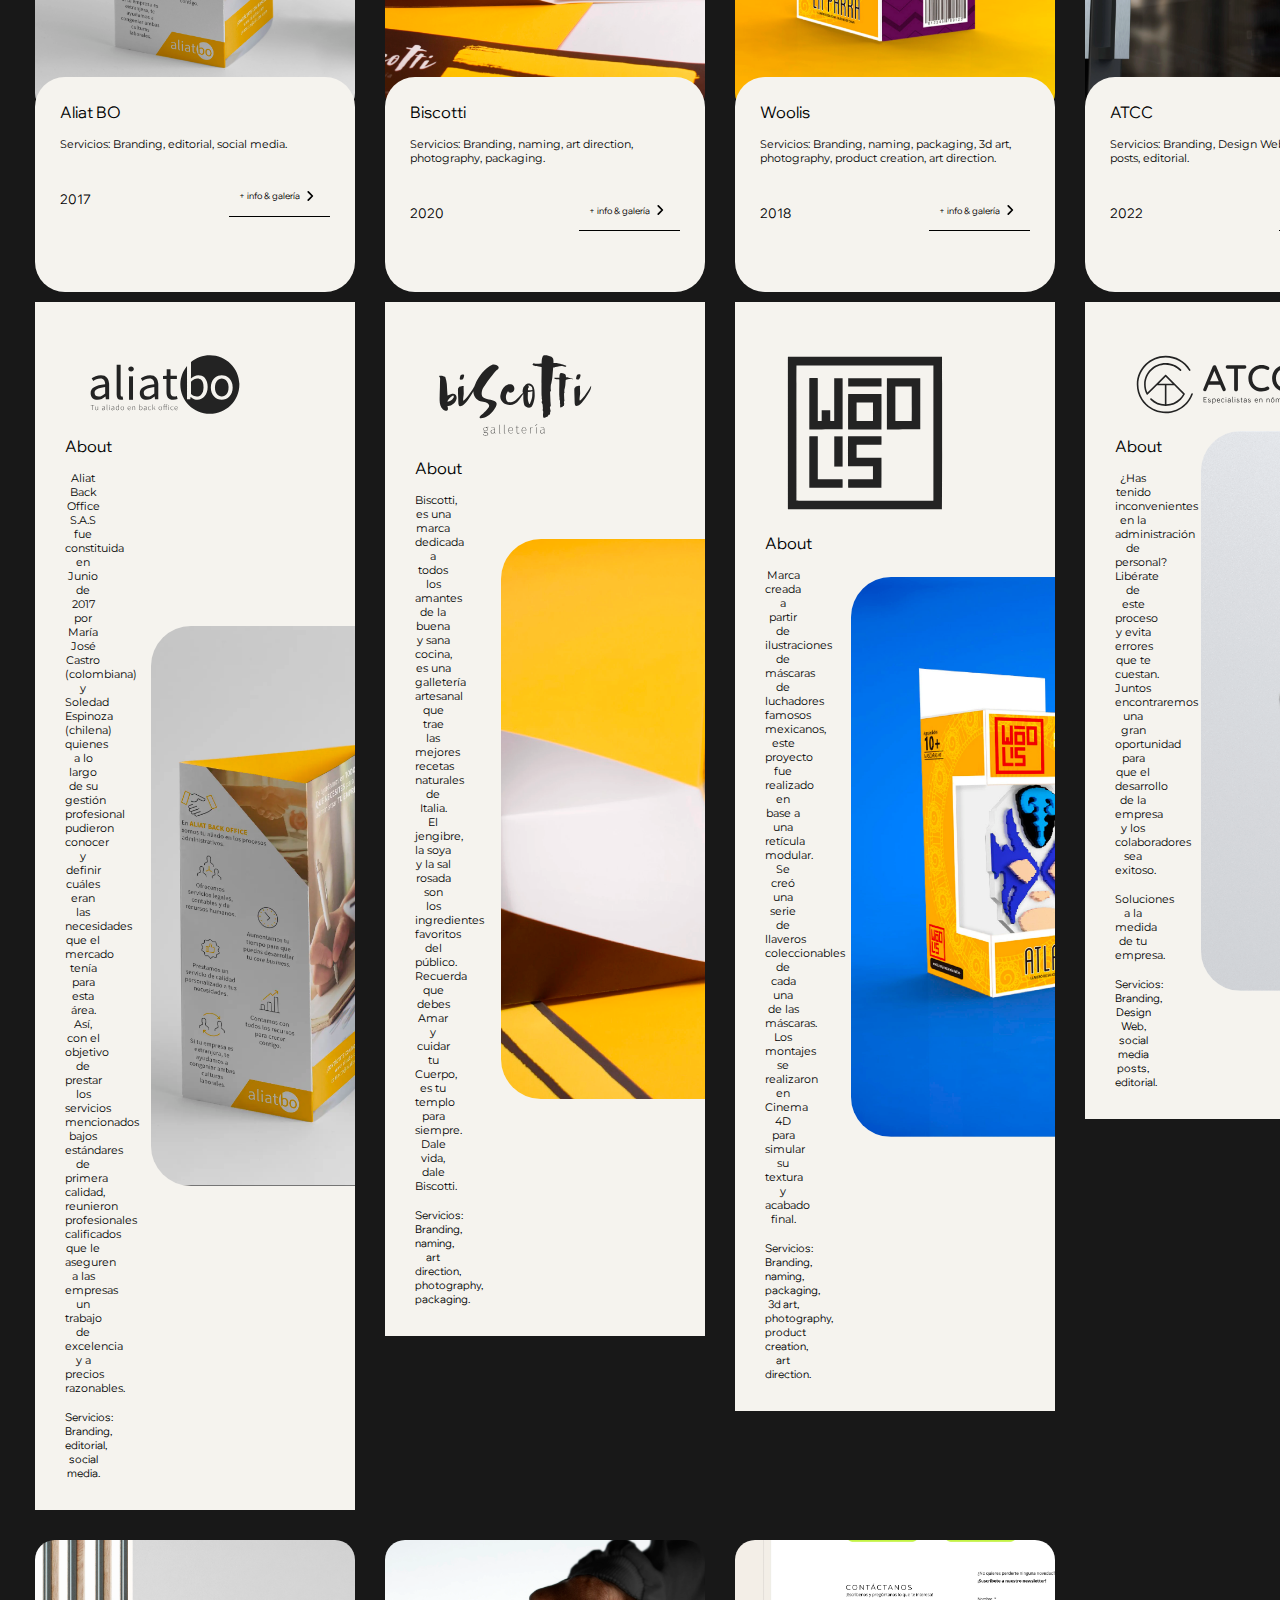
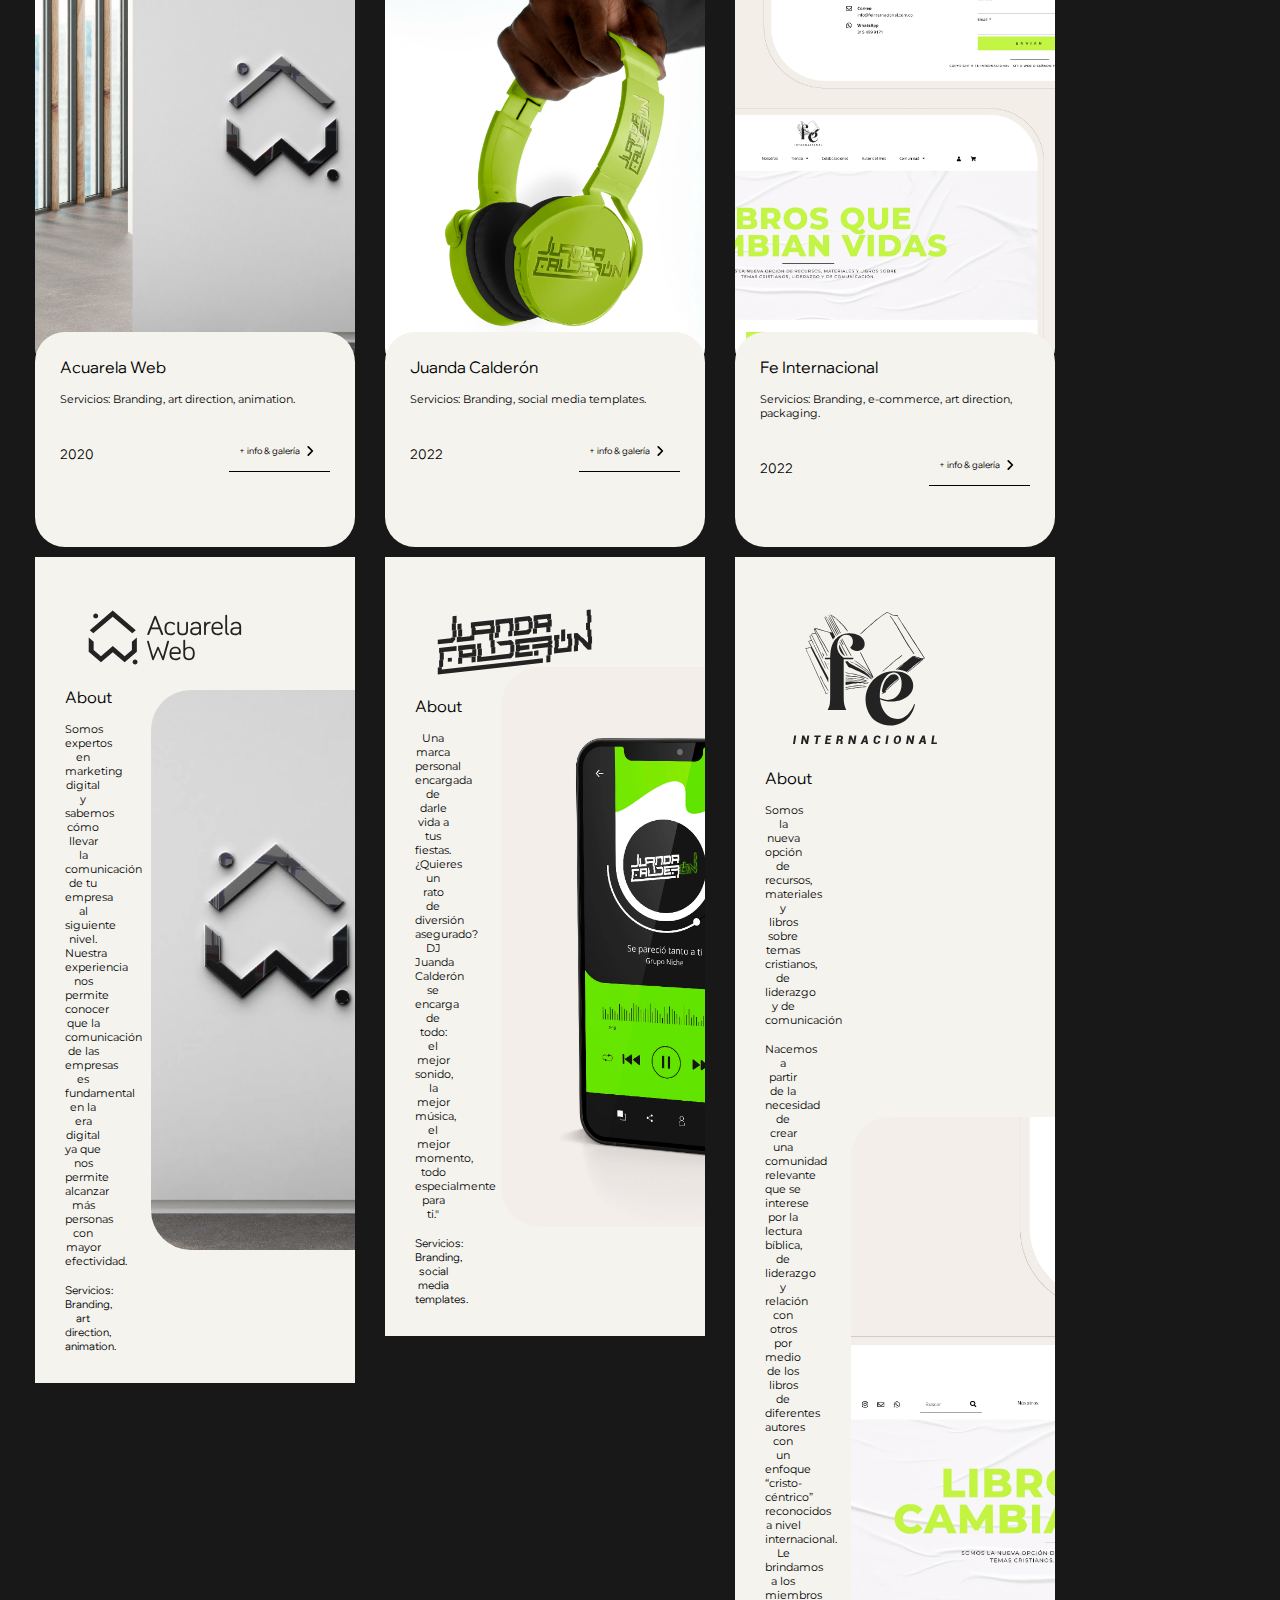
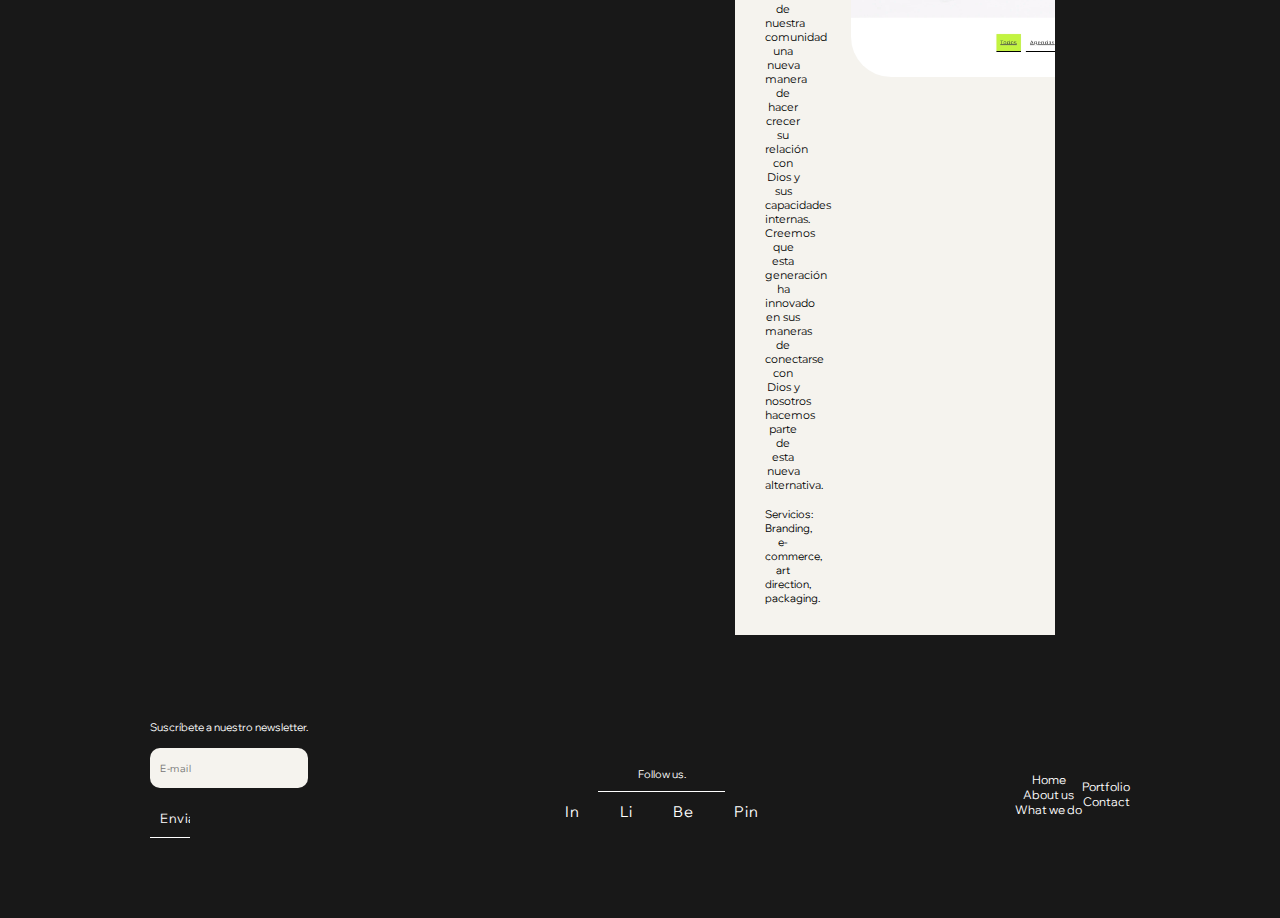
<file: pages/portfolio.html>
<!DOCTYPE html>
<html lang="en">
<head>
    <meta charset="UTF-8">
    <meta http-equiv="X-UA-Compatible" content="IE=edge">
    <meta name="viewport" content="width=device-width, initial-scale=1.0">

    <!-- SEO -->
    <meta name="description" content="Nuestra carta de presentación. Aquí encontrarás nuestros proyectos mas destacados. ¿Quieres pertenecer a este grupo? Escríbenos y empecemos a crear tu sueño.">
    <meta name="keywords" content="BRANDING, DESIGN, PAGINAS WEB, WEB DESIGN, MARCAS, EMPAQUES, PACKAGING, VCARDS, LOGOS, WORDPRESS, E-COMMERCE, TIENDA ONLINE">

    <title>Portfolio | GALLO Créatif</title>
    <link rel="shortcut icon" href="../images/favicon.svg">

    <!-- LINK DE BOOTSTRAP CSS only -->
    <link href="https://cdn.jsdelivr.net/npm/bootstrap@5.2.0/dist/css/bootstrap.min.css" rel="stylesheet" integrity="sha384-gH2yIJqKdNHPEq0n4Mqa/HGKIhSkIHeL5AyhkYV8i59U5AR6csBvApHHNl/vI1Bx" crossorigin="anonymous">

    <!-- LINKS DE HOJAS DE ESTILOS (CSS) -->
    <link rel="stylesheet" href="../styles/styles.css">

    <!-- LINKS DE FUENTES -->
    <link rel="preconnect" href="https://fonts.googleapis.com">
    <link rel="preconnect" href="https://fonts.gstatic.com" crossorigin>
    <link href="https://fonts.googleapis.com/css2?family=Montserrat:ital,wght@0,100;0,200;0,300;0,400;0,500;0,600;0,700;0,800;0,900;1,100;1,200;1,300;1,400;1,500;1,600;1,700;1,800;1,900&family=Open+Sans:ital,wght@0,300;0,400;0,500;0,600;0,700;0,800;1,300;1,400;1,500;1,600;1,700;1,800&family=Work+Sans:ital,wght@0,100;0,200;0,300;0,400;0,500;0,600;0,700;0,800;0,900;1,100;1,200;1,300;1,400;1,500;1,600;1,700;1,800;1,900&display=swap" rel="stylesheet">
    <link href="http://fonts.cdnfonts.com/css/wix-madefor-text" rel="stylesheet">
</head>

<body class="container-fluid">
    <!-- CABECERA -->
    <header class="barra-header row">

        <!-- MENÚ HAMBURGUESA -->
        <div class="hamburguesa-fondo-negro col-12">
            <nav class="navbar navbar-expand-lg">
                <div class="container-fluid">
                    <button class="boton-hamburguesa-fondo-negro" type="button" data-bs-toggle="collapse" data-bs-target="#navbarNav" aria-controls="navbarNav" aria-expanded="false" aria-label="Toggle navigation">
                        <svg xmlns="http://www.w3.org/2000/svg" class="icon icon-tabler icon-tabler-menu" width="20" height="20" viewBox="0 0 24 24" stroke-width="1" stroke="#000" fill="none" stroke-linecap="round" stroke-linejoin="round">
                            <path stroke="none" d="M0 0h24v24H0z" fill="none"/>
                            <line x1="4" y1="8" x2="20" y2="8" />
                            <line x1="4" y1="16" x2="20" y2="16" />
                        </svg>
                    </button>
                    <div class="collapse navbar-collapse" id="navbarNav">
                        <ul class="navbar-nav">
                            <li class="nav-item">
                                <a class="nav-link text-white" aria-current="page" href="../index.html">Home</a>
                            </li>
                            <li class="nav-item">
                                <a class="nav-link text-white" href="./about-us.html">About us</a>
                            </li>
                            <li class="nav-item">
                                <a class="nav-link text-white" href="./what-we-do.html">What we do?</a>
                            </li>
                            <li class="nav-item">
                                <a class="nav-link active text-white" href="./portfolio.html">Portfolio</a>
                            </li>
                            <li class="nav-item">
                                <a class="nav-link text-white" href="./contact.html">Contact</a>
                            </li>
                        </ul>
                    </div>
                </div>
            </nav>
        </div>

        <!-- NAVBAR DESKTOP -->
        <div class="col">
            <a href="../index.html">
                <div>
                    <img class="logo-header" src="../images/logo-gallo-principal.svg" alt="Logo de GALLO">
                </div>
            </a>
        </div>
        <div class="col">
            <nav class="navegacion">
                <ul class="links-navegacion">
                    <li>
                        <a href="../index.html">
                            <p>Home</p>
                        </a>
                    </li>
                    <li>
                        <a href="./about-us.html">
                            <p>About us</p>
                        </a>
                    </li>
                    <li>
                        <a href="./what-we-do.html">
                            <p>What we do?</p>
                        </a>
                    </li>
                    <li>
                        <a href="./portfolio.html">
                            <p>Portfolio</p>
                        </a>
                    </li>
                    <li>
                        <a href="./contact.html">
                            <img src="../images/contact.svg" alt="icono de contact">
                            <p>Contact</p>
                        </a>
                    </li>
                </ul>
            </nav>
        </div>
        <div class="col">
            <a href="https://wa.link/rpb7yg" target="_blank">
                <div class="boton-whatsapp" id="wa-portfolio">
                    <span class="titulos">wa</span>
                </div>
            </a>
        </div>
        <div class="boton-nav-universal">
            <a href="https://gallocreatif.com/"><strong>Sitio Web</strong></a>
            <a href="https://brief.gallocreatif.com/" target="_blank">Completar Brief</a>
            <a href="https://proyectos.gallocreatif.com/" target="_blank">Ver mi proyecto</a>
            <a href="https://test.gallocreatif.com/" target="_blank">User tests</a>
        </div>
    </header>

    <!-- CONTENIDO -->
    <main class="row">

        <!-- PRIMERA PARTE -->
        <section class="portada-portfolio">
            <div>
                <h1 class="titulos-portadas">Portfolio.</h1>
                <span class="titulos-portadas">Nuestro trabajo.</span>
            </div>
        </section>

        <!-- SEGUNDA PARTE -->
        <section class="portfolio-grid">

            <!-- DAVANY -->
            <div class="cards-portfolio">

                <!-- CARD -->
                <img src="../images/clientes/portadas/1-davany.webp" alt="foto de Davany">
                <section>
                    <h4 class="titulos">Davany</h4>
                    <p>Servicios: Branding, packaging, art direction, social media posts.</p>
                    <div class="info-cards">
                        <h5 class="titulos">2022</h5>
                        <button type="button" data-bs-toggle="modal" data-bs-target="#modal-davany">
                            <h6 class="titulos">+ info & galería</h6> 
                            <svg xmlns="http://www.w3.org/2000/svg" class="chevron" fill="none" viewBox="0 0 24 24" stroke="currentColor" stroke-width="3">
                            <path stroke-linecap="round" stroke-linejoin="round" d="M9 5l7 7-7 7" />
                            </svg>
                        </button>
                    </div>
                </section>

                <!-- MODAL -->
                <div class="modal fade" id="modal-davany" tabindex="-1" aria-hidden="true" aria-labelledby="modal-davany-titulo">
                    <div class="modal-dialog modal-fullscreen">
                        <div class="modal-content">
                            <div class="modal-header header-modal">
                                <button type="button" class="btn-close boton-cerrar-modal" data-bs-dismiss="modal" aria-label="Close"></button>
                            </div>
                            <div class="modal-body contenido-modal">
                                <div>
                                    <img class="logos-clientes" src="../images/clientes/logos-clientes/logo-davany.svg" alt="Logo Davany">
                                    <h4 class="titulos">About</h4>
                                    <p>Nace desde la necesidad de encontrar productos naturales para mí, ya que tengo una enfermedad de endometriocis fuerte. ¿Qué es? Es un trastorno doloroso hormonal, el tejido crece fuera del útero, y con esto tuve una cirugía en la que casi pierdo mis ovarios.</p>
                                    <p>A raíz de esto tengo problemas de piel y hormonales, he probado todo lo convencional del mercado, pero nada parece funcionar, hasta que empecé a interesarme mucho por la cosmética natural y las plantas medicinales, las plantas me ayudaron mucho con mis severos dolores bajitos y con las migrañas y la cosmética natural me ha ayudado mucho con mi problema de piel. En casa empecé a experiementar mezclando ingredientes caseros que han funcionado mucho, todo esto me llevó a emprender con algo que si me ha ayudado a mí, puede ayudar a mucha gente.</p>
                                    <p>Vendemos saquitos terapeuticos de calor y frío con mezcla de plantas medicinales, (lavanda, menta, romero, semillas de lino, manzanilla, etc.) y velitas de soja que los acompañarán a tener un momento de relajación. A futuro implementaremos una línea de cosméticos elaborados artesanalmente, con ingredientes orgánicos y ecológicos.</p>
                                    <h6 class="titulos">Servicios: Branding, packaging, art direction, social media posts.</h6>
                                </div>
                                <div class="galeria-clientes">
                                    <img src="../images/clientes/fotos-clientes/davany/davany_01.webp" alt="mockup de vela - davany">
                                    <img src="../images/clientes/fotos-clientes/davany/davany-02.webp" alt="mockup de crema - davany">
                                    <img src="../images/clientes/fotos-clientes/davany/davany-03.webp" alt="mockup de exfoliante - davany">
                                    <img src="../images/clientes/fotos-clientes/davany/davany-04.webp" alt="mockup de cojín - davany">
                                </div>
                            </div>
                        </div>
                    </div>
                </div>
                
            </div>

            <!-- HOJA SANTA -->
            <div class="cards-portfolio">

                <!-- CARD -->
                <img src="../images/clientes/portadas/8-hoja-santa.webp" alt="foto de Hoja Santa">
                <section>
                    <h4 class="titulos">Hoja Santa</h4>
                    <p>Servicios: Branding, naming, art direction, photography, packaging.</p>
                    <div class="info-cards">
                        <h5 class="titulos">2018</h5>
                        <button type="button" data-bs-toggle="modal" data-bs-target="#modal-hoja-santa">
                            <h6 class="titulos">+ info & galería</h6> 
                            <svg xmlns="http://www.w3.org/2000/svg" class="chevron" fill="none" viewBox="0 0 24 24" stroke="currentColor" stroke-width="3">
                            <path stroke-linecap="round" stroke-linejoin="round" d="M9 5l7 7-7 7" />
                            </svg>
                        </button>
                    </div>
                </section>
                
                <!-- MODAL -->
                <div class="modal fade" id="modal-hoja-santa" tabindex="-1" aria-hidden="true" aria-labelledby="modal-hoja-santa-titulo">
                    <div class="modal-dialog modal-fullscreen">
                        <div class="modal-content">
                            <div class="modal-header header-modal">
                                <button type="button" class="btn-close boton-cerrar-modal" data-bs-dismiss="modal" aria-label="Close"></button>
                            </div>
                            <div class="modal-body contenido-modal">
                                <div>
                                    <img class="logos-clientes" src="../images/clientes/logos-clientes/logo-hoja-santa.svg" alt="Logo Hoja Santa">
                                    <h4 class="titulos">About</h4>
                                    <p>La Hoja Santa es una especia de hojas grandes originaria de México, con un olor fresco, picante y a la vez dulce. Su tradición y valor gastronómico la hacen protagonista de esta tienda artesanal.</p>
                                    <p>El concepto que se quiso crear fue el de trasmitir una marca de alta calidad sin perder la tradición. En este proyecto además de la identidad se hizo la toma de fotografías y las ilustraciones.</p>
                                    <h6 class="titulos">Servicios: Branding, naming, art direction, photography, packaging.</h6>
                                </div>
                                <div class="galeria-clientes">
                                    <img src="../images/clientes/fotos-clientes/hoja-santa/hoja-santa-02.webp" alt="Fotos Hoja Santa">
                                    <img src="../images/clientes/fotos-clientes/hoja-santa/hoja-santa-03.webp" alt="Fotos Hoja Santa">
                                    <img src="../images/clientes/fotos-clientes/hoja-santa/hoja-santa-04.webp" alt="Fotos Hoja Santa">
                                    <img src="../images/clientes/fotos-clientes/hoja-santa/hoja-santa-05.webp" alt="Fotos Hoja Santa">
                                    <img src="../images/clientes/fotos-clientes/hoja-santa/hoja-santa_01.webp" alt="Fotos Hoja Santa">
                                </div>
                            </div>
                        </div>
                    </div>
                </div>

            </div>

            <!-- NYIA -->
            <div class="cards-portfolio">

                <!-- CARD -->
                <img src="../images/clientes/portadas/6-nyia.webp" alt="foto de Nyia">
                <section>
                    <h4 class="titulos">Nyia</h4>
                    <p>Servicios: Branding, naming, art direction, photography, packaging.</p>
                    <div class="info-cards">
                        <h5 class="titulos">2018</h5>
                        <button type="button" data-bs-toggle="modal" data-bs-target="#modal-nyia">
                            <h6 class="titulos">+ info & galería</h6> 
                            <svg xmlns="http://www.w3.org/2000/svg" class="chevron" fill="none" viewBox="0 0 24 24" stroke="currentColor" stroke-width="3">
                            <path stroke-linecap="round" stroke-linejoin="round" d="M9 5l7 7-7 7" />
                            </svg>
                        </button>
                    </div>
                </section>

                <!-- MODAL -->
                <div class="modal fade" id="modal-nyia" tabindex="-1" aria-hidden="true" aria-labelledby="modal-nyia-titulo">
                    <div class="modal-dialog modal-fullscreen">
                        <div class="modal-content">
                            <div class="modal-header header-modal">
                                <button type="button" class="btn-close boton-cerrar-modal" data-bs-dismiss="modal" aria-label="Close"></button>
                            </div>
                            <div class="modal-body contenido-modal">
                                <div>
                                    <img class="logos-clientes" src="../images/clientes/logos-clientes/logo-nyia.svg" alt="Logo Nyia">
                                    <h4 class="titulos">About</h4>
                                    <p>Inspirada en la naturaleza, en la creación, el universo, el mundo, el cosmos y la tierra.  Esta marca de joyería contemporánea muestra lo que es hoy en día el mejor trabajo realizado por manos artesanas de Colombia. Nyia (que es ORO para la población indígena Muiscas), es el nombre de esta linda marca, la que con mucho amor llegará a llenar de felicidad y belleza el cuerpo y el alma de los Colombianos.</p>
                                    <h6 class="titulos">Servicios: Branding, naming, art direction, photography, packaging.</h6>
                                </div>
                                <div class="galeria-clientes">
                                    <img src="../images/clientes/fotos-clientes/nyia/nyia_01.webp" alt="Fotos empaques Nyia">
                                    <img src="../images/clientes/fotos-clientes/nyia/nyia-02.webp" alt="Fotos empaques Nyia">
                                    <img src="../images/clientes/fotos-clientes/nyia/nyia-03.webp" alt="Fotos empaques Nyia">
                                    <img src="../images/clientes/fotos-clientes/nyia/nyia-04.webp" alt="Fotos empaques Nyia">
                                    <img src="../images/clientes/fotos-clientes/nyia/nyia-05.webp" alt="Fotos empaques Nyia">
                                </div>
                            </div>
                        </div>
                    </div>
                </div>

            </div>

            <!-- TRAZOS -->
            <div class="cards-portfolio">

                <!-- CARD -->
                <img src="../images/clientes/portadas/4-trazos.webp" alt="foto de Trazos">
                <section>
                    <h4 class="titulos">Trazos</h4>
                    <p>Servicios: Branding, naming, e-commerce, art direction, packaging, photography, social media.</p>
                    <div class="info-cards">
                        <h5 class="titulos">2021</h5>
                        <button type="button" data-bs-toggle="modal" data-bs-target="#modal-trazos">
                            <h6 class="titulos">+ info & galería</h6> 
                            <svg xmlns="http://www.w3.org/2000/svg" class="chevron" fill="none" viewBox="0 0 24 24" stroke="currentColor" stroke-width="3">
                            <path stroke-linecap="round" stroke-linejoin="round" d="M9 5l7 7-7 7" />
                            </svg>
                        </button>
                    </div>
                </section>

                <!-- MODAL -->
                <div class="modal fade" id="modal-trazos" tabindex="-1" aria-hidden="true" aria-labelledby="modal-trazos-titulo">
                    <div class="modal-dialog modal-fullscreen">
                        <div class="modal-content">
                            <div class="modal-header header-modal">
                                <button type="button" class="btn-close boton-cerrar-modal" data-bs-dismiss="modal" aria-label="Close"></button>
                            </div>
                            <div class="modal-body contenido-modal">
                                <div>
                                    <img class="logos-clientes" src="../images/clientes/logos-clientes/logo-trazos.svg" alt="Logo Trazos">
                                    <h4 class="titulos">About</h4>
                                    <p>Nacemos para traer inspiración a tu escritorio, a tus outfits, a tu mente, a tus conocimientos, a tus fiestas, a tu vida. Inspire your life: Trazos Collection × Trazos Party × Trazos School</p>
                                    <h6 class="titulos">Servicios: Branding, naming, e-commerce, art direction, packaging, photography, social media.</h6>
                                </div>
                                <div class="galeria-clientes">
                                    <img src="../images/clientes/fotos-clientes/trazos/pag-web-trazos.webp" alt="pagina web trazos">
                                    <img src="../images/clientes/fotos-clientes/trazos/producto-trazos-1.webp" alt="productos trazos">
                                    <img src="../images/clientes/fotos-clientes/trazos/producto-trazos-2.webp" alt="productos trazos">
                                    <img src="../images/clientes/fotos-clientes/trazos/producto-trazos-3.webp" alt="productos trazos">
                                    <img src="../images/clientes/fotos-clientes/trazos/empaque-trazos-1.webp" alt="Mockup empaque trazos">
                                    <img src="../images/clientes/fotos-clientes/trazos/empaque-trazos-2.webp" alt="Mockup empaque trazos">
                                </div>
                            </div>
                        </div>
                    </div>
                </div>

            </div>

            <!-- MIEL & CAFE -->
            <div class="cards-portfolio">

                <!-- CARD -->
                <img src="../images/clientes/portadas/2-miel.webp" alt="foto de Miel y Café">
                <section>
                    <h4 class="titulos">Miel & Café</h4>
                    <p>Servicios: Branding, social media posts, packaging.</p>
                    <div class="info-cards">
                        <h5 class="titulos">2021</h5>
                        <button type="button" data-bs-toggle="modal" data-bs-target="#modal-miel">
                            <h6 class="titulos">+ info & galería</h6> 
                            <svg xmlns="http://www.w3.org/2000/svg" class="chevron" fill="none" viewBox="0 0 24 24" stroke="currentColor" stroke-width="3">
                            <path stroke-linecap="round" stroke-linejoin="round" d="M9 5l7 7-7 7" />
                            </svg>
                        </button>
                    </div>
                </section>

                <!-- MODAL -->
                <div class="modal fade" id="modal-miel" tabindex="-1" aria-hidden="true" aria-labelledby="modal-miel-titulo">
                    <div class="modal-dialog modal-fullscreen">
                        <div class="modal-content">
                            <div class="modal-header header-modal">
                                <button type="button" class="btn-close boton-cerrar-modal" data-bs-dismiss="modal" aria-label="Close"></button>
                            </div>
                            <div class="modal-body contenido-modal">
                                <div>
                                    <img class="logos-clientes" src="../images/clientes/logos-clientes/logo-miel-y-cafe.svg" alt="Logo Miel & Café">
                                    <h4 class="titulos">About</h4>
                                    <p>Miel y Café Catering es una empresa dedicada a proporcionar una experiencia culinaria a otro nivel. En esta marca se quiso generar una identidad elegante e incluyente que lograra atrapar al consumidor y motivarlo a vivir una experiencia diferente.</p>
                                    <h6 class="titulos">Servicios: Branding, social media posts, packaging.</h6>
                                </div>
                                <div class="galeria-clientes">
                                    <img src="../images/clientes/fotos-clientes/miel-y-cafe/miel-y-cafe_01.webp" alt="Menú cerrado Miel & Café">
                                    <img src="../images/clientes/fotos-clientes/miel-y-cafe/miel-y-cafe-02.webp" alt="Menú abierto Miel & Café">
                                    <img src="../images/clientes/fotos-clientes/miel-y-cafe/miel-y-cafe-03.webp" alt="Flyers eventos Miel & Café">
                                    <img src="../images/clientes/fotos-clientes/miel-y-cafe/miel-y-cafe-04.webp" alt="Flyers sushi Miel & Café">
                                    <img src="../images/clientes/fotos-clientes/miel-y-cafe/miel-y-cafe-05.webp" alt="Flyers pasabocas Miel & Café">
                                </div>
                            </div>
                        </div>
                    </div>
                </div>

            </div>



            <!-- BONHOMIA -->
            <div class="cards-portfolio">

                <!-- CARD -->
                <img src="../images/clientes/portadas/7-bonhomia.webp" alt="foto de Bonhomia">
                <section>
                    <h4 class="titulos">Bonhomía</h4>
                    <p>Servicios: Branding, naming, art direction, packaging, social media posts.</p>
                    <div class="info-cards">
                        <h5 class="titulos">2018</h5>
                        <button type="button" data-bs-toggle="modal" data-bs-target="#modal-bonhomia">
                            <h6 class="titulos">+ info & galería</h6> 
                            <svg xmlns="http://www.w3.org/2000/svg" class="chevron" fill="none" viewBox="0 0 24 24" stroke="currentColor" stroke-width="3">
                            <path stroke-linecap="round" stroke-linejoin="round" d="M9 5l7 7-7 7" />
                            </svg>
                        </button>
                    </div>
                </section>

                <!-- MODAL -->
                <div class="modal fade" id="modal-bonhomia" tabindex="-1" aria-hidden="true" aria-labelledby="modal-bonhomia-titulo">
                    <div class="modal-dialog modal-fullscreen">
                        <div class="modal-content">
                            <div class="modal-header header-modal">
                                <button type="button" class="btn-close boton-cerrar-modal" data-bs-dismiss="modal" aria-label="Close"></button>
                            </div>
                            <div class="modal-body contenido-modal">
                                <div>
                                    <img class="logos-clientes" src="../images/clientes/logos-clientes/logo-bonhomia.svg" alt="Logo Bonhomía">
                                    <h4 class="titulos">About</h4>
                                    <p>Una marca dedicada a la mujer, a esa que no se cansa de ser imparable, a esa mujer empoderada, sabia, fuerte y con ganas de comerse al mundo! Bonhomía “Afabilidad, sencillez, bondad y honradez”, está aquí para llenar tus días de amor. Sus conos florales son protagonistas, sus fresas con chocolate endulzan la marca, y sus clientes fieles y felices la hacen ser cada día mejor.</p>
                                    <h6 class="titulos">Servicios: Branding, naming, art direction, packaging, social media posts.</h6>
                                </div>
                                <div class="galeria-clientes">
                                    <img src="../images/clientes/fotos-clientes/bonhomia/fotos-bonhomia_01.webp" alt="Foto Bonhomía">
                                    <img src="../images/clientes/fotos-clientes/bonhomia/fotos-bonhomia-02.webp" alt="Foto Bonhomía">
                                    <img src="../images/clientes/fotos-clientes/bonhomia/fotos-bonhomia-03.webp" alt="Foto Bonhomía">
                                    <img src="../images/clientes/fotos-clientes/bonhomia/fotos-bonhomia-04.webp" alt="Foto Bonhomía">
                                    <img src="../images/clientes/fotos-clientes/bonhomia/fotos-bonhomia-05.webp" alt="Foto Bonhomía">
                                    <img src="../images/clientes/fotos-clientes/bonhomia/fotos-bonhomia-06.webp" alt="Foto Bonhomía">
                                    <img src="../images/clientes/fotos-clientes/bonhomia/fotos-bonhomia-07.webp" alt="Foto Bonhomía">
                                    <img src="../images/clientes/fotos-clientes/bonhomia/fotos-bonhomia-08.webp" alt="Foto Bonhomía">
                                </div>
                            </div>
                        </div>
                    </div>
                </div>

            </div>

            <!-- POLETT -->
            <div class="cards-portfolio">

                <!-- CARD -->
                <img src="../images/clientes/portadas/9-polett.webp" alt="foto de Polett">
                <section>
                    <h4 class="titulos">Polett</h4>
                    <p>Servicios: Branding, art direction, social media posts.</p>
                    <div class="info-cards">
                        <h5 class="titulos">2022</h5>
                        <button type="button" data-bs-toggle="modal" data-bs-target="#modal-polett">
                            <h6 class="titulos">+ info & galería</h6> 
                            <svg xmlns="http://www.w3.org/2000/svg" class="chevron" fill="none" viewBox="0 0 24 24" stroke="currentColor" stroke-width="3">
                            <path stroke-linecap="round" stroke-linejoin="round" d="M9 5l7 7-7 7" />
                            </svg>
                        </button>
                    </div>
                </section>

                <!-- MODAL -->
                <div class="modal fade" id="modal-polett" tabindex="-1" aria-hidden="true" aria-labelledby="modal-polett-titulo">
                    <div class="modal-dialog modal-fullscreen">
                        <div class="modal-content">
                            <div class="modal-header header-modal">
                                <button type="button" class="btn-close boton-cerrar-modal" data-bs-dismiss="modal" aria-label="Close"></button>
                            </div>
                            <div class="modal-body contenido-modal">
                                <div>
                                    <img class="logos-clientes" src="../images/clientes/logos-clientes/logo-polett.svg" alt="Logo Polett">
                                    <h4 class="titulos">About</h4>
                                    <p>Somos una empresa familiar que surge desde la convicción y el empoderamiento que cada mujer debe y puede tener en todos los aspectos de su vida. Desde esa perspectiva, nuestra empresa se enfoca en la belleza y el bienestar que, a su vez, permite generar seguridad en cada una de nosotras como mujeres.</p>
                                    <p>Al ser un spa de uñas, cuidamos cada detalle para que tanto nuestro equipo de trabajo, como cada una de nuestras clientes, disfrute de un lugar tranquilo, elegante y cómodo</p>
                                    <h6 class="titulos">Servicios: Branding, art direction, social media posts.</h6>
                                </div>
                                <div class="galeria-clientes">
                                    <img src="../images/clientes/fotos-clientes/polett/polet-web-site.webp" alt="Web site de Polett">
                                    <img src="../images/clientes/fotos-clientes/polett/polett-aviso-hale.webp" alt="Aviso de hale Polett">
                                    <img src="../images/clientes/fotos-clientes/polett/polett-grid-social-media.webp" alt="Grid de redes sociales de Polett">
                                    <img src="../images/clientes/fotos-clientes/polett/polett-bag.webp" alt="Foto de bolsa de pedidos de Polett">
                                </div>
                            </div>
                        </div>
                    </div>
                </div>
                
            </div>
            
            <!-- SOLATA -->
            <div class="cards-portfolio">

                <!-- CARD -->
                <img src="../images/clientes/portadas/10-solata.webp" alt="foto de Solata">
                <section>
                    <h4 class="titulos">Solata</h4>
                    <p>Servicios: Branding, naming, art direction, photography, packaging.</p>
                    <div class="info-cards">
                        <h5 class="titulos">2018</h5>
                        <button type="button" data-bs-toggle="modal" data-bs-target="#modal-solata">
                            <h6 class="titulos">+ info & galería</h6> 
                            <svg xmlns="http://www.w3.org/2000/svg" class="chevron" fill="none" viewBox="0 0 24 24" stroke="currentColor" stroke-width="3">
                            <path stroke-linecap="round" stroke-linejoin="round" d="M9 5l7 7-7 7" />
                            </svg>
                        </button>
                    </div>
                </section>

                <!-- MODAL -->
                <div class="modal fade" id="modal-solata" tabindex="-1" aria-hidden="true" aria-labelledby="modal-solata-titulo">
                    <div class="modal-dialog modal-fullscreen">
                        <div class="modal-content">
                            <div class="modal-header header-modal">
                                <button type="button" class="btn-close boton-cerrar-modal" data-bs-dismiss="modal" aria-label="Close"></button>
                            </div>
                            <div class="modal-body contenido-modal">
                                <div>
                                    <img class="logos-clientes" src="../images/clientes/logos-clientes/logo-solata.svg" alt="Logo Solata">
                                    <h4 class="titulos">About</h4>
                                    <p>Una marca que viene desde lo más profundo de la tierra. Solata es una marca dedicada a vender semillas para cultivar en casa, nos hacen Vivir una Experiencia plena de cómo es el proceso de cultivar tus propios alimentos, sus productos son únicos y de una calidad inigualable. Como Solata no hay dos.</p>
                                    <h6 class="titulos">Servicios: Branding, naming, art direction, photography, packaging.</h6>
                                </div>
                                <div class="galeria-clientes">
                                    <img src="../images/clientes/fotos-clientes/solata/fotos-solata_01.webp" alt="Fotos de solata">
                                    <img src="../images/clientes/fotos-clientes/solata/fotos-solata-02.webp" alt="Fotos de solata">
                                    <img src="../images/clientes/fotos-clientes/solata/fotos-solata-03.webp" alt="Fotos de solata">
                                </div>
                            </div>
                        </div>
                    </div>
                </div>

            </div>

            <!-- JACK -->
            <div class="cards-portfolio">

                <!-- CARD -->
                <img src="../images/clientes/portadas/11-jack.webp" alt="foto de jack">
                <section>
                    <h4 class="titulos">Jack</h4>
                    <p>Servicios: Branding, naming, art direction, photography, packaging.</p>
                    <div class="info-cards">
                        <h5 class="titulos">2018</h5>
                        <button type="button" data-bs-toggle="modal" data-bs-target="#modal-jack">
                            <h6 class="titulos">+ info & galería</h6> 
                            <svg xmlns="http://www.w3.org/2000/svg" class="chevron" fill="none" viewBox="0 0 24 24" stroke="currentColor" stroke-width="3">
                            <path stroke-linecap="round" stroke-linejoin="round" d="M9 5l7 7-7 7" />
                            </svg>
                        </button>
                    </div>
                </section>

                <!-- MODAL -->
                <div class="modal fade" id="modal-jack" tabindex="-1" aria-hidden="true" aria-labelledby="modal-jack-titulo">
                    <div class="modal-dialog modal-fullscreen">
                        <div class="modal-content">
                            <div class="modal-header header-modal">
                                <button type="button" class="btn-close boton-cerrar-modal" data-bs-dismiss="modal" aria-label="Close"></button>
                            </div>
                            <div class="modal-body contenido-modal">
                                <div>
                                    <img class="logos-clientes" src="../images/clientes/logos-clientes/logo-jack.svg" alt="Logo Jack">
                                    <h4 class="titulos">About</h4>
                                    <p>Restaurante ubicado en la ciudad de Cali dedicado a vender carne de calidad premium. Cortes Angus finos y exquisitos.</p>
                                    <p>La carne Angus, proviene del bovino originario de la región de Aberdeenshire (Escocia), ubicado específicamente hacia el norte del país. Este ganado puede encontrarse de pelaje negro o rojizo, y como dato curioso no poseen cuernos.</p>
                                    <h6 class="titulos">Servicios: Branding, naming, art direction, photography, packaging.</h6>
                                </div>
                                <div class="galeria-clientes">
                                    <img src="../images/clientes/fotos-clientes/jack/jack_01.webp" alt="Fotos Jack">
                                    <img src="../images/clientes/fotos-clientes/jack/jack-02.webp" alt="Fotos Jack">
                                    <img src="../images/clientes/fotos-clientes/jack/jack-03.webp" alt="Fotos Jack">
                                    <img src="../images/clientes/fotos-clientes/jack/jack-04.webp" alt="Fotos Jack">
                                    <img src="../images/clientes/fotos-clientes/jack/jack-05.webp" alt="Fotos Jack">
                                </div>
                            </div>
                        </div>
                    </div>
                </div>

            </div>

            <!-- AMOR EXTREMO -->
            <div class="cards-portfolio">

                <!-- CARD -->
                <img src="../images/clientes/portadas/12-amor-extremo.webp" alt="foto de Amor Extremo">
                <section>
                    <h4 class="titulos">Amor Extremo</h4>
                    <p>Servicios: CMS Web Design</p>
                    <div class="info-cards">
                        <h5 class="titulos">2020</h5>
                        <button type="button" data-bs-toggle="modal" data-bs-target="#modal-amor-extremo">
                            <h6 class="titulos">+ info & galería</h6> 
                            <svg xmlns="http://www.w3.org/2000/svg" class="chevron" fill="none" viewBox="0 0 24 24" stroke="currentColor" stroke-width="3">
                            <path stroke-linecap="round" stroke-linejoin="round" d="M9 5l7 7-7 7" />
                            </svg>
                        </button>
                    </div>
                </section>

                <!-- MODAL -->
                <div class="modal fade" id="modal-amor-extremo" tabindex="-1" aria-hidden="true" aria-labelledby="modal-amor-extremo-titulo">
                    <div class="modal-dialog modal-fullscreen">
                        <div class="modal-content">
                            <div class="modal-header header-modal">
                                <button type="button" class="btn-close boton-cerrar-modal" data-bs-dismiss="modal" aria-label="Close"></button>
                            </div>
                            <div class="modal-body contenido-modal">
                                <div>
                                    <img class="logos-clientes" src="../images/clientes/logos-clientes/logo-fundacion.svg" alt="Logo Fundación Amor Extremo">
                                    <h4 class="titulos">About</h4>
                                    <p>Sé el cambio que quieres ver en el mundo</p>
                                    <p>Somos una entidad sin ánimo de lucro, que desarrolla su trabajo favoreciendo el mejoramiento de la calidad de vida de familias de escasos recursos, apoyando especialmente a madres cabeza de familia y a niños y niñas a través de proyectos e incitativas de impacto múltiple</p>
                                    <h6 class="titulos">Servicios: CMS Web Design.</h6>
                                </div>
                                <div class="galeria-clientes">
                                    <img src="../images/clientes/fotos-clientes/amor-extremo/fundacion_01.webp" alt="Web site Fundación Amor Extremo">
                                    <img src="../images/clientes/fotos-clientes/amor-extremo/fundacion-02.webp" alt="Web site Fundación Amor Extremo">
                                    <img src="../images/clientes/fotos-clientes/amor-extremo/fundacion-03.webp" alt="Web site Fundación Amor Extremo">
                                    <img src="../images/clientes/fotos-clientes/amor-extremo/fundacion-04.webp" alt="Web site Fundación Amor Extremo">
                                    <img src="../images/clientes/fotos-clientes/amor-extremo/fundacion-05.webp" alt="Web site Fundación Amor Extremo">
                                </div>
                            </div>
                        </div>
                    </div>
                </div>
                
            </div>

            <!-- PA RODAR -->
            <div class="cards-portfolio">
                
                <!-- CARD -->
                <img src="../images/clientes/portadas/13-pa-rodar.webp" alt="foto de pa rodar">
                <section>
                    <h4 class="titulos">Pa' Rodar</h4>
                    <p>Servicios: Naming, art direction, marketing, social media.</p>
                    <div class="info-cards">
                        <h5 class="titulos">2022</h5>
                        <button type="button" data-bs-toggle="modal" data-bs-target="#modal-parodar">
                            <h6 class="titulos">+ info & galería</h6> 
                            <svg xmlns="http://www.w3.org/2000/svg" class="chevron" fill="none" viewBox="0 0 24 24" stroke="currentColor" stroke-width="3">
                            <path stroke-linecap="round" stroke-linejoin="round" d="M9 5l7 7-7 7" />
                            </svg>
                        </button>
                    </div>
                </section>

                <!-- MODAL -->
                <div class="modal fade" id="modal-parodar" tabindex="-1" aria-hidden="true" aria-labelledby="modal-parodar-titulo">
                    <div class="modal-dialog modal-fullscreen">
                        <div class="modal-content">
                            <div class="modal-header header-modal">
                                <button type="button" class="btn-close boton-cerrar-modal" data-bs-dismiss="modal" aria-label="Close"></button>
                            </div>
                            <div class="modal-body contenido-modal">
                                <div>
                                    <img class="logos-clientes" src="../images/clientes/logos-clientes/logo-pa-rodar.svg" alt="Logo Pa Rodar">
                                    <h4 class="titulos">About</h4>
                                    <p>Te ayudamos a sentirte libre, y sabemos que esa libertad te llevará a descubrir lugares, momentos y sentimientos, que jamás imaginaste encontrar. Acompañándote con nuestros productos en tus viajes a conocer el mundo.</p>
                                    <h6 class="titulos">Servicios: Naming, art direction, marketing, social media.</h6>
                                </div>
                                <div class="galeria-clientes">
                                    <img src="../images/clientes/fotos-clientes/pa-rodar/valla-pa-rodar.webp" alt="Valla Pa Rodar">
                                    <img src="../images/clientes/fotos-clientes/pa-rodar/redes-pa-rodar.webp" alt="Redes Pa Rodar">
                                    <img src="../images/clientes/fotos-clientes/pa-rodar/fotos-pa-rodar-04.webp" alt="Fotos Pa Rodar">
                                    <img src="../images/clientes/fotos-clientes/pa-rodar/camiseta-pa-rodar.webp" alt="Camiseta Pa Rodar">
                                </div>
                            </div>
                        </div>
                    </div>
                </div>

            </div>

            <!-- STOCKE -->
            <div class="cards-portfolio">

                <!-- CARD -->
                <img src="../images/clientes/portadas/14-stocke.webp" alt="foto de Stöcke">
                <section>
                    <h4 class="titulos">Stöcke</h4>
                    <p>Servicios: Branding, naming, art direction, packaging, social media posts, photography.</p>
                    <div class="info-cards">
                        <h5 class="titulos">2020</h5>
                        <button type="button" data-bs-toggle="modal" data-bs-target="#modal-stocke">
                            <h6 class="titulos">+ info & galería</h6> 
                            <svg xmlns="http://www.w3.org/2000/svg" class="chevron" fill="none" viewBox="0 0 24 24" stroke="currentColor" stroke-width="3">
                            <path stroke-linecap="round" stroke-linejoin="round" d="M9 5l7 7-7 7" />
                            </svg>
                        </button>
                    </div>
                </section>

                <!-- MODAL -->
                <div class="modal fade" id="modal-stocke" tabindex="-1" aria-hidden="true" aria-labelledby="modal-stocke-titulo">
                    <div class="modal-dialog modal-fullscreen">
                        <div class="modal-content">
                            <div class="modal-header header-modal">
                                <button type="button" class="btn-close boton-cerrar-modal" data-bs-dismiss="modal" aria-label="Close"></button>
                            </div>
                            <div class="modal-body contenido-modal">
                                <div>
                                    <img class="logos-clientes" src="../images/clientes/logos-clientes/logo-stocke.svg" alt="Logo Stöcke">
                                    <h4 class="titulos">About</h4>
                                    <p>Stöcke es un restaurante creado bajo el concepto de la historia de las papas fritas, la cual se contó a través del branding desarrollado para la marca. Fusionamos esta idea con el urbanismo actual desarrollando así una identidad moderna sin perder la tradición.</p>
                                    <h6 class="titulos">Servicios: Branding, naming, art direction, packaging, social media posts, photography.</h6>
                                </div>
                                <div class="galeria-clientes">
                                    <img src="../images/clientes/fotos-clientes/stocke/stocke_01.webp" alt="Fotos de Stöcke">
                                    <img src="../images/clientes/fotos-clientes/stocke/stocke-02.webp" alt="Fotos de Stöcke">
                                    <img src="../images/clientes/fotos-clientes/stocke/stocke-03.webp" alt="Fotos de Stöcke">
                                    <img src="../images/clientes/fotos-clientes/stocke/stocke-04.webp" alt="Fotos de Stöcke">
                                    <img src="../images/clientes/fotos-clientes/stocke/stocke-05.webp" alt="Fotos de Stöcke">
                                    <img src="../images/clientes/fotos-clientes/stocke/stocke-06.webp" alt="Fotos de Stöcke">
                                    <img src="../images/clientes/fotos-clientes/stocke/stocke-07.webp" alt="Fotos de Stöcke">
                                </div>
                            </div>
                        </div>
                    </div>
                </div>

            </div>

            <!-- ALIAT BO -->
            <div class="cards-portfolio">

                <!-- CARD -->
                <img src="../images/clientes/portadas/15-aliat-bo.webp" alt="foto de Aliat BO">
                <section>
                    <h4 class="titulos">Aliat BO</h4>
                    <p>Servicios: Branding, editorial, social media.</p>
                    <div class="info-cards">
                        <h5 class="titulos">2017</h5>
                        <button type="button" data-bs-toggle="modal" data-bs-target="#modal-aliat">
                            <h6 class="titulos">+ info & galería</h6> 
                            <svg xmlns="http://www.w3.org/2000/svg" class="chevron" fill="none" viewBox="0 0 24 24" stroke="currentColor" stroke-width="3">
                            <path stroke-linecap="round" stroke-linejoin="round" d="M9 5l7 7-7 7" />
                            </svg>
                        </button>
                    </div>
                </section>

                <!-- MODAL -->
                <div class="modal fade" id="modal-aliat" tabindex="-1" aria-hidden="true" aria-labelledby="modal-aliat-titulo">
                    <div class="modal-dialog modal-fullscreen">
                        <div class="modal-content">
                            <div class="modal-header header-modal">
                                <button type="button" class="btn-close boton-cerrar-modal" data-bs-dismiss="modal" aria-label="Close"></button>
                            </div>
                            <div class="modal-body contenido-modal">
                                <div>
                                    <img class="logos-clientes" src="../images/clientes/logos-clientes/logo-aliat-bo.svg" alt="Logo Aliat BO">
                                    <h4 class="titulos">About</h4>
                                    <p>Aliat Back Office S.A.S fue constituida en Junio de 2017 por María José Castro (colombiana) y Soledad Espinoza (chilena) quienes a lo largo de su gestión profesional pudieron conocer y definir cuáles eran las necesidades que el mercado tenía para esta área. Así, con el objetivo de prestar los servicios mencionados bajos estándares de primera calidad, reunieron profesionales calificados que le aseguren a las empresas un trabajo de excelencia y a precios razonables.</p>
                                    <h6 class="titulos">Servicios: Branding, editorial, social media.</h6>
                                </div>
                                <div class="galeria-clientes">
                                    <img src="../images/clientes/fotos-clientes/aliat-bo/brochure-aliat-bo.webp" alt="Brochure Aliat BO">
                                    <img src="../images/clientes/fotos-clientes/aliat-bo/redes-1-aliat-bo.webp" alt="Redes Aliat BO">
                                    <img src="../images/clientes/fotos-clientes/aliat-bo/redes-2-aliat-bo.webp" alt="Redes Aliat BO">
                                    <img src="../images/clientes/fotos-clientes/aliat-bo/redes-aliat-bo.webp" alt="Redes Aliat BO">
                                    <img src="../images/clientes/fotos-clientes/aliat-bo/tarjetas-aliat-bo.webp" alt="Tarjetas Aliat BO">
                                </div>
                            </div>
                        </div>
                    </div>
                </div>

            </div>

            <!-- BISCOTTI -->
            <div class="cards-portfolio">

                <!-- CARD -->
                <img src="../images/clientes/portadas/16-biscotti.webp" alt="foto de Biscotti">
                <section>
                    <h4 class="titulos">Biscotti</h4>
                    <p>Servicios: Branding, naming, art direction, photography, packaging.</p>
                    <div class="info-cards">
                        <h5 class="titulos">2020</h5>
                        <button type="button" data-bs-toggle="modal" data-bs-target="#modal-biscotti">
                            <h6 class="titulos">+ info & galería</h6> 
                            <svg xmlns="http://www.w3.org/2000/svg" class="chevron" fill="none" viewBox="0 0 24 24" stroke="currentColor" stroke-width="3">
                            <path stroke-linecap="round" stroke-linejoin="round" d="M9 5l7 7-7 7" />
                            </svg>
                        </button>
                    </div>
                </section>

                <!-- MODAL -->
                <div class="modal fade" id="modal-biscotti" tabindex="-1" aria-hidden="true" aria-labelledby="modal-biscotti-titulo">
                    <div class="modal-dialog modal-fullscreen">
                        <div class="modal-content">
                            <div class="modal-header header-modal">
                                <button type="button" class="btn-close boton-cerrar-modal" data-bs-dismiss="modal" aria-label="Close"></button>
                            </div>
                            <div class="modal-body contenido-modal">
                                <div>
                                    <img class="logos-clientes" src="../images/clientes/logos-clientes/logo-biscotti.svg" alt="Logo Biscotti">
                                    <h4 class="titulos">About</h4>
                                    <p>Biscotti, es una marca dedicada a todos los amantes de la buena y sana cocina, es una galletería artesanal que trae las mejores recetas naturales de Italia. El jengibre, la soya y la sal rosada son los ingredientes favoritos del público. Recuerda que debes  Amar y cuidar tu Cuerpo, es tu templo para siempre. Dale vida, dale Biscotti.</p>
                                    <h6 class="titulos">Servicios: Branding, naming, art direction, photography, packaging.</h6>
                                </div>
                                <div class="galeria-clientes">
                                    <img src="../images/clientes/fotos-clientes/biscotti/biscotti-02.webp" alt="Fotos Biscotti">
                                    <img src="../images/clientes/fotos-clientes/biscotti/biscotti-03.webp" alt="Fotos Biscotti">
                                    <img src="../images/clientes/fotos-clientes/biscotti/biscotti_01.webp" alt="Fotos Biscotti">
                                </div>
                            </div>
                        </div>
                    </div>
                </div>

            </div>

            <!-- WOOLIS -->
            <div class="cards-portfolio">

                <!-- CARD -->
                <img src="../images/clientes/portadas/17-woolis.webp" alt="foto de Woolis">
                <section>
                    <h4 class="titulos">Woolis</h4>
                    <p>Servicios: Branding, naming, packaging, 3d art, photography, product creation, art direction.</p>
                    <div class="info-cards">
                        <h5 class="titulos">2018</h5>
                        <button type="button" data-bs-toggle="modal" data-bs-target="#modal-woolis">
                            <h6 class="titulos">+ info & galería</h6> 
                            <svg xmlns="http://www.w3.org/2000/svg" class="chevron" fill="none" viewBox="0 0 24 24" stroke="currentColor" stroke-width="3">
                            <path stroke-linecap="round" stroke-linejoin="round" d="M9 5l7 7-7 7" />
                            </svg>
                        </button>
                    </div>
                </section>

                <!-- MODAL -->
                <div class="modal fade" id="modal-woolis" tabindex="-1" aria-hidden="true" aria-labelledby="modal-woolis-titulo">
                    <div class="modal-dialog modal-fullscreen">
                        <div class="modal-content">
                            <div class="modal-header header-modal">
                                <button type="button" class="btn-close boton-cerrar-modal" data-bs-dismiss="modal" aria-label="Close"></button>
                            </div>
                            <div class="modal-body contenido-modal">
                                <div>
                                    <img class="logos-clientes" src="../images/clientes/logos-clientes/logo-woolis.svg" alt="Logo Woolis">
                                    <h4 class="titulos">About</h4>
                                    <p>Marca creada a partir de ilustraciones de máscaras de luchadores famosos mexicanos, este proyecto fue realizado en base a una retícula modular. Se creó una serie de llaveros coleccionables de cada una de las máscaras. Los montajes se realizaron en Cinema 4D para simular su textura y acabado final.</p>
                                    <h6 class="titulos">Servicios: Branding, naming, packaging, 3d art, photography, product creation, art direction.</h6>
                                </div>
                                <div class="galeria-clientes">
                                    <img src="../images/clientes/fotos-clientes/woolis/woolis_01.webp" alt="Fotos Woolis">
                                    <img src="../images/clientes/fotos-clientes/woolis/woolis-02.webp" alt="Fotos Woolis">
                                    <img src="../images/clientes/fotos-clientes/woolis/woolis-03.webp" alt="Fotos Woolis">
                                    <img src="../images/clientes/fotos-clientes/woolis/woolis-04.webp" alt="Fotos Woolis">
                                </div>
                            </div>
                        </div>
                    </div>
                </div>
                
            </div>

            <!-- ATCC -->
            <div class="cards-portfolio">

                <!-- CARD -->
                <img src="../images/clientes/portadas/18-atcc.webp" alt="foto de ATCC">
                <section>
                    <h4 class="titulos">ATCC</h4>
                    <p>Servicios: Branding, Design Web, social media posts, editorial.</p>
                    <div class="info-cards">
                        <h5 class="titulos">2022</h5>
                        <button type="button" data-bs-toggle="modal" data-bs-target="#modal-atcc">
                            <h6 class="titulos">+ info & galería</h6> 
                            <svg xmlns="http://www.w3.org/2000/svg" class="chevron" fill="none" viewBox="0 0 24 24" stroke="currentColor" stroke-width="3">
                            <path stroke-linecap="round" stroke-linejoin="round" d="M9 5l7 7-7 7" />
                            </svg>
                        </button>
                    </div>
                </section>

                <!-- MODAL -->
                <div class="modal fade" id="modal-atcc" tabindex="-1" aria-hidden="true" aria-labelledby="modal-atcc-titulo">
                    <div class="modal-dialog modal-fullscreen">
                        <div class="modal-content">
                            <div class="modal-header header-modal">
                                <button type="button" class="btn-close boton-cerrar-modal" data-bs-dismiss="modal" aria-label="Close"></button>
                            </div>
                            <div class="modal-body contenido-modal">
                                <div>
                                    <img class="logos-clientes" src="../images/clientes/logos-clientes/logo-atcc.svg" alt="Logo ATCC">
                                    <h4 class="titulos">About</h4>
                                    <p>¿Has tenido inconvenientes en la administración de personal? Libérate de este proceso y evita errores que te cuestan. Juntos encontraremos una gran oportunidad para que el desarrollo de la empresa y los colaboradores sea exitoso.</p>
                                    <p>Soluciones a la medida de tu empresa.</p>
                                    <h6 class="titulos">Servicios: Branding, Design Web, social media posts, editorial.</h6>
                                </div>
                                <div class="galeria-clientes">
                                    <img src="../images/clientes/fotos-clientes/atcc/atcc-03.webp" alt="Fotos ATCC">
                                    <img src="../images/clientes/fotos-clientes/atcc/atcc_01.webp" alt="Fotos ATCC">
                                    <img src="../images/clientes/fotos-clientes/atcc/atcc-02.webp" alt="Fotos ATCC">
                                </div>
                            </div>
                        </div>
                    </div>
                </div>

            </div>

            <!-- ACUARELA WEB -->
            <div class="cards-portfolio">

                <!-- CARD -->
                <img src="../images/clientes/portadas/19-acuarela.webp" alt="foto de Acuarela Web">
                <section>
                    <h4 class="titulos">Acuarela Web</h4>
                    <p>Servicios: Branding, art direction, animation.</p>
                    <div class="info-cards">
                        <h5 class="titulos">2020</h5>
                        <button type="button" data-bs-toggle="modal" data-bs-target="#modal-acuarela">
                            <h6 class="titulos">+ info & galería</h6> 
                            <svg xmlns="http://www.w3.org/2000/svg" class="chevron" fill="none" viewBox="0 0 24 24" stroke="currentColor" stroke-width="3">
                            <path stroke-linecap="round" stroke-linejoin="round" d="M9 5l7 7-7 7" />
                            </svg>
                        </button>
                    </div>
                </section>

                <!-- MODAL -->
                <div class="modal fade" id="modal-acuarela" tabindex="-1" aria-hidden="true" aria-labelledby="modal-acuarela-titulo">
                    <div class="modal-dialog modal-fullscreen">
                        <div class="modal-content">
                            <div class="modal-header header-modal">
                                <button type="button" class="btn-close boton-cerrar-modal" data-bs-dismiss="modal" aria-label="Close"></button>
                            </div>
                            <div class="modal-body contenido-modal">
                                <div>
                                    <img class="logos-clientes" src="../images/clientes/logos-clientes/logo-acuarela.svg" alt="Logo Acuarela Web">
                                    <h4 class="titulos">About</h4>
                                    <p>Somos expertos en marketing digital y sabemos cómo llevar la comunicación de tu empresa al siguiente nivel. Nuestra experiencia nos permite conocer que la comunicación de las empresas es fundamental en la era digital ya que nos permite alcanzar más personas con mayor efectividad.</p>
                                    <h6 class="titulos">Servicios: Branding, art direction, animation.</h6>
                                </div>
                                <div class="galeria-clientes">
                                    <img src="../images/clientes/fotos-clientes/acuarela/Acuarela-02.webp" alt="Fotos Acuarela Web">
                                    <img src="../images/clientes/fotos-clientes/acuarela/Acuarela-03.webp" alt="Fotos Acuarela Web">
                                    <img src="../images/clientes/fotos-clientes/acuarela/Acuarela_01.webp" alt="Fotos Acuarela Web">
                                    <img src="../images/clientes/fotos-clientes/acuarela/Acuarela-04.webp" alt="Fotos Acuarela Web">
                                </div>
                            </div>
                        </div>
                    </div>
                </div>

            </div>

            <!-- JUANDA CALDERON -->
            <div class="cards-portfolio">

                <!-- CARD -->
                <img src="../images/clientes/portadas/3-jdcalderon.webp" alt="foto de Juanda Calderón">
                <section>
                    <h4 class="titulos">Juanda Calderón</h4>
                    <p>Servicios: Branding, social media templates.</p>
                    <div class="info-cards">
                        <h5 class="titulos">2022</h5>
                        <button type="button" data-bs-toggle="modal" data-bs-target="#modal-juanda">
                            <h6 class="titulos">+ info & galería</h6> 
                            <svg xmlns="http://www.w3.org/2000/svg" class="chevron" fill="none" viewBox="0 0 24 24" stroke="currentColor" stroke-width="3">
                            <path stroke-linecap="round" stroke-linejoin="round" d="M9 5l7 7-7 7" />
                            </svg>
                        </button>
                    </div>
                </section>

                <!-- MODAL -->
                <div class="modal fade" id="modal-juanda" tabindex="-1" aria-hidden="true" aria-labelledby="modal-juanda-titulo">
                    <div class="modal-dialog modal-fullscreen">
                        <div class="modal-content">
                            <div class="modal-header header-modal">
                                <button type="button" class="btn-close boton-cerrar-modal" data-bs-dismiss="modal" aria-label="Close"></button>
                            </div>
                            <div class="modal-body contenido-modal">
                                <div>
                                    <img class="logos-clientes" src="../images/clientes/logos-clientes/logo-juanda-calderon.svg" alt="Logo Juanda Calderón">
                                    <h4 class="titulos">About</h4>
                                    <p>Una marca personal encargada de darle vida a tus fiestas. ¿Quieres un rato de diversión asegurado? DJ Juanda Calderón se encarga de todo: el mejor sonido, la mejor música, el mejor momento, todo especialmente para ti."</p>
                                    <h6 class="titulos">Servicios: Branding, social media templates.</h6>
                                </div>
                                <div class="galeria-clientes">
                                    <img src="../images/clientes/fotos-clientes/juanda-calderon/juanda-calderon_01.webp" alt="Mockup app Juanda Calderón">
                                    <img src="../images/clientes/fotos-clientes/juanda-calderon/juanda-calderon-02.webp" alt="Mockup audifonos Juanda Calderón">
                                    <img src="../images/clientes/fotos-clientes/juanda-calderon/juanda-calderon-03.webp" alt="Mockup posters Juanda Calderón">
                                    <img src="../images/clientes/fotos-clientes/juanda-calderon/juanda-calderon-04.webp" alt="Mockup cd Juanda Calderón">
                                </div>
                            </div>
                        </div>
                    </div>
                </div>

            </div>
            
            <!-- FE INTERNACIONAL -->
            <div class="cards-portfolio">

                <!-- CARD -->
                <img src="../images/clientes/portadas/5-fe.webp" alt="foto de Fe Internacional">
                <section>
                    <h4 class="titulos">Fe Internacional</h4>
                    <p>Servicios: Branding, e-commerce, art direction, packaging.</p>
                    <div class="info-cards">
                        <h5 class="titulos">2022</h5>
                        <button type="button" data-bs-toggle="modal" data-bs-target="#modal-fe">
                            <h6 class="titulos">+ info & galería</h6> 
                            <svg xmlns="http://www.w3.org/2000/svg" class="chevron" fill="none" viewBox="0 0 24 24" stroke="currentColor" stroke-width="3">
                            <path stroke-linecap="round" stroke-linejoin="round" d="M9 5l7 7-7 7" />
                            </svg>
                        </button>
                    </div>
                </section>

                <!-- MODAL -->
                <div class="modal fade" id="modal-fe" tabindex="-1" aria-hidden="true" aria-labelledby="modal-fe-titulo">
                    <div class="modal-dialog modal-fullscreen">
                        <div class="modal-content">
                            <div class="modal-header header-modal">
                                <button type="button" class="btn-close boton-cerrar-modal" data-bs-dismiss="modal" aria-label="Close"></button>
                            </div>
                            <div class="modal-body contenido-modal">
                                <div>
                                    <img class="logos-clientes" src="../images/clientes/logos-clientes/logo-fe-internacional.svg" alt="Logo Fe Internacional">
                                    <h4 class="titulos">About</h4>
                                    <p>Somos la nueva opción de recursos, materiales y libros sobre temas cristianos, de liderazgo y de comunicación</p>
                                    <p>Nacemos a partir de la necesidad de crear una comunidad relevante que se interese por la lectura bíblica, de liderazgo y relación con otros por medio de los libros de diferentes autores con un enfoque “cristo-céntrico” reconocidos a nivel internacional. Le brindamos a los miembros de nuestra comunidad una nueva manera de hacer crecer su relación con Dios y sus capacidades internas. Creemos que esta generación ha innovado en sus maneras de conectarse con Dios y nosotros hacemos parte de esta nueva alternativa.</p>
                                    <h6 class="titulos">Servicios: Branding, e-commerce, art direction, packaging.</h6>
                                </div>
                                <div class="galeria-clientes">
                                    <img src="../images/clientes/fotos-clientes/fe-internacional/fe-internacional_01.webp" alt="pagina web fe internacional">
                                    <img src="../images/clientes/fotos-clientes/fe-internacional/fe-internacional-02.webp" alt="pagina web fe internacional">
                                    <img src="../images/clientes/fotos-clientes/fe-internacional/fe-internacional-03.webp" alt="pagina web fe internacional">
                                    <img src="../images/clientes/fotos-clientes/fe-internacional/fe-internacional-04.webp" alt="pagina web fe internacional">
                                    <img src="../images/clientes/fotos-clientes/fe-internacional/fe-internacional-05.webp" alt="pagina web fe internacional">
                                    <img src="../images/clientes/fotos-clientes/fe-internacional/fe-internacional-06.webp" alt="pagina web fe internacional">
                                </div>
                            </div>
                        </div>
                    </div>
                </div>

            </div>

        </section>
    </main>

    <!-- PIE DE PÁGINA -->
    <footer class="row">
        <div class="col-lg-4">
            <h6 class="titulos">Suscríbete a nuestro newsletter.</h6>
            <form>
                <input class="input-texto" type="text" id="e-mail" placeholder="E-mail">
                <input class="boton-formulario" type="submit" value="Enviar">
            </form>
        </div>
        <div class="col-lg-4">
            <h6 class="titulos" id="follow-us" >Follow us.</h6>
            <ul class="redes-sociales">
                <li><a href="https://www.instagram.com/gallocreatif/" target="_blank">In</a></li>
                <li><a href="https://www.linkedin.com/in/valentinasalazarh/" target="_blank">Li</a></li>
                <li><a href="https://www.behance.net/" target="_blank">Be</a></li>
                <li><a href="https://co.pinterest.com/" target="_blank">Pin</a></li>
            </ul>
        </div>
        <div class="div-navbar-footer col-lg-4">
            <nav>
                <ul class="navbar-footer">
                    <li><a href="../index.html">Home</a></li>
                    <li><a href="./about-us.html">About us</a></li>
                    <li><a href="./what-we-do.html">What we do</a></li>
                </ul>
            </nav>
            <nav>
                <ul class="navbar-footer">
                    <li><a href="./portfolio.html">Portfolio</a></li>
                    <li><a href="./contact.html">Contact</a></li>
                </ul>
            </nav>
        </div> 
    </footer>

    <!-- JavaScript Bundle with Popper -->
    <script src="https://cdn.jsdelivr.net/npm/bootstrap@5.2.0/dist/js/bootstrap.bundle.min.js" integrity="sha384-A3rJD856KowSb7dwlZdYEkO39Gagi7vIsF0jrRAoQmDKKtQBHUuLZ9AsSv4jD4Xa" crossorigin="anonymous"></script>

</body>
</html>
</file>
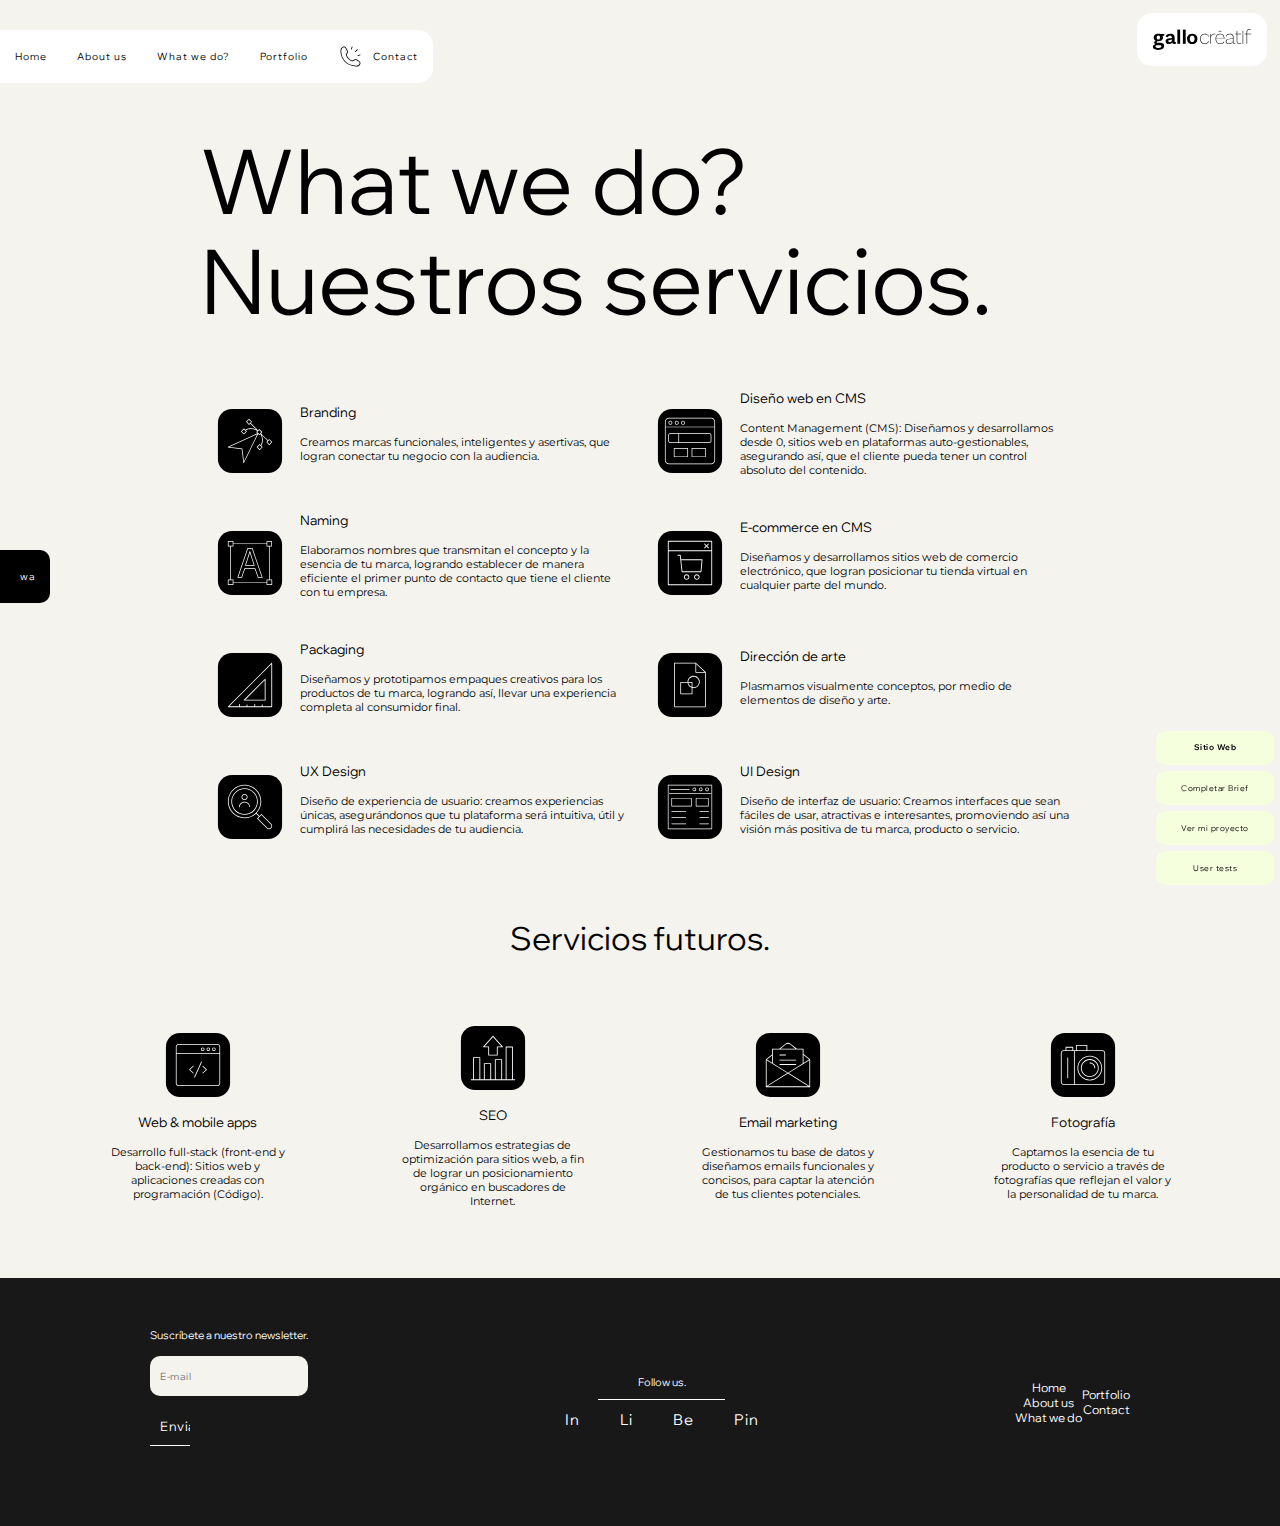
<file: pages/what-we-do.html>
<!DOCTYPE html>
<html lang="en">
<head>
    <meta charset="UTF-8">
    <meta http-equiv="X-UA-Compatible" content="IE=edge">
    <meta name="viewport" content="width=device-width, initial-scale=1.0">

    <!-- SEO -->
    <meta name="description" content="Esto es lo que hacemos, conoce nuestra amplia gama de servicios y sorpréndete con lo que haremos en el futuro.">
    <meta name="keywords" content="BRANDING, DESIGN, PAGINAS WEB, WEB DESIGN, MARCAS, EMPAQUES, PACKAGING, VCARDS, LOGOS, WORDPRESS, E-COMMERCE, TIENDA ONLINE">

    <title>What we do? | GALLO Créatif</title>
    <link rel="shortcut icon" href="../images/favicon.svg">

    <!-- LINK DE BOOTSTRAP CSS only -->
    <link href="https://cdn.jsdelivr.net/npm/bootstrap@5.2.0/dist/css/bootstrap.min.css" rel="stylesheet" integrity="sha384-gH2yIJqKdNHPEq0n4Mqa/HGKIhSkIHeL5AyhkYV8i59U5AR6csBvApHHNl/vI1Bx" crossorigin="anonymous">

    <!-- LINKS DE HOJAS DE ESTILOS (CSS) -->
    <link rel="stylesheet" href="../styles/styles.css">

    <!-- LINKS DE FUENTES -->
    <link rel="preconnect" href="https://fonts.googleapis.com">
    <link rel="preconnect" href="https://fonts.gstatic.com" crossorigin>
    <link href="https://fonts.googleapis.com/css2?family=Montserrat:ital,wght@0,100;0,200;0,300;0,400;0,500;0,600;0,700;0,800;0,900;1,100;1,200;1,300;1,400;1,500;1,600;1,700;1,800;1,900&family=Open+Sans:ital,wght@0,300;0,400;0,500;0,600;0,700;0,800;1,300;1,400;1,500;1,600;1,700;1,800&family=Work+Sans:ital,wght@0,100;0,200;0,300;0,400;0,500;0,600;0,700;0,800;0,900;1,100;1,200;1,300;1,400;1,500;1,600;1,700;1,800;1,900&display=swap" rel="stylesheet">
    <link href="http://fonts.cdnfonts.com/css/wix-madefor-text" rel="stylesheet">
</head>

<body class="container-fluid">
    <!-- CABECERA -->
    <header class="barra-header row">

        <!-- MENÚ HAMBURGUESA -->
        <div class="hamburguesa col-12">
            <nav class="navbar navbar-expand-lg">
                <div class="container-fluid">
                    <button class="boton-hamburguesa" type="button" data-bs-toggle="collapse" data-bs-target="#navbarNav" aria-controls="navbarNav" aria-expanded="false" aria-label="Toggle navigation">
                        <svg xmlns="http://www.w3.org/2000/svg" class="icon icon-tabler icon-tabler-menu" width="20" height="20" viewBox="0 0 24 24" stroke-width="1" stroke="#fff" fill="none" stroke-linecap="round" stroke-linejoin="round">
                            <path stroke="none" d="M0 0h24v24H0z" fill="none"/>
                            <line x1="4" y1="8" x2="20" y2="8" />
                            <line x1="4" y1="16" x2="20" y2="16" />
                        </svg>
                    </button>
                    <div class="collapse navbar-collapse" id="navbarNav">
                        <ul class="navbar-nav">
                            <li class="nav-item">
                                <a class="nav-link" aria-current="page" href="../index.html">Home</a>
                            </li>
                            <li class="nav-item">
                                <a class="nav-link" href="./about-us.html">About us</a>
                            </li>
                            <li class="nav-item">
                                <a class="nav-link active" href="./what-we-do.html">What we do?</a>
                            </li>
                            <li class="nav-item">
                                <a class="nav-link" href="./portfolio.html">Portfolio</a>
                            </li>
                            <li class="nav-item">
                                <a class="nav-link" href="./contact.html">Contact</a>
                            </li>
                        </ul>
                    </div>
                </div>
            </nav>
        </div>

        <!-- NAVBAR DESKTOP -->
        <div class="col">
            <a href="../index.html">
                <div>
                    <img class="logo-header" src="../images/logo-gallo-principal.svg" alt="Logo de GALLO">
                </div>
            </a>
        </div>
        <div class="col">
            <nav class="navegacion">
                <ul class="links-navegacion">
                    <li>
                        <a href="../index.html">
                            <p>Home</p>
                        </a>
                    </li>
                    <li>
                        <a href="./about-us.html">
                            <p>About us</p>
                        </a>
                    </li>
                    <li>
                        <a href="./what-we-do.html">
                            <p>What we do?</p>
                        </a>
                    </li>
                    <li>
                        <a href="./portfolio.html">
                            <p>Portfolio</p>
                        </a>
                    </li>
                    <li>
                        <a href="./contact.html">
                            <img src="../images/contact.svg" alt="icono de contact">
                            <p>Contact</p>
                        </a>
                    </li>
                </ul>
            </nav>
        </div>
        <div class="col">
            <a href="https://wa.link/rpb7yg" target="_blank">
                <div class="boton-whatsapp">
                    <span class="titulos">wa</span>
                </div>
            </a>
        </div>
        <div class="boton-nav-universal">
            <a href="https://gallocreatif.com/"><strong>Sitio Web</strong></a>
            <a href="https://brief.gallocreatif.com/" target="_blank">Completar Brief</a>
            <a href="https://proyectos.gallocreatif.com/" target="_blank">Ver mi proyecto</a>
            <a href="https://test.gallocreatif.com/" target="_blank">User tests</a>
        </div>
    </header>

    <!-- CONTENIDO -->
    <main class="row">
        <!-- PRIMERA PARTE -->
        <section class="portadas-secundarias">
            <div>
                <h1 class="titulos-portadas">What we do?</h1>
                <span class="titulos-portadas">Nuestros servicios.</span>
            </div>
        </section>
        <section class="servicios-actuales">
            <div class="servicio-individual">
                <img src="../images/iconos-servicios/1-branding.svg" alt="icono de branding">
                <div>
                    <h5 class="titulos">Branding</h5>
                    <p>Creamos marcas funcionales, inteligentes y asertivas, que logran conectar tu negocio con la audiencia.</p>    
                </div>
            </div>
            <div class="servicio-individual">
                <img src="../images/iconos-servicios/4-diseno-web.svg" alt="icono de Diseño web en CMS">
                <div>
                    <h5 class="titulos">Diseño web en CMS</h5>
                    <p>Content Management (CMS): Diseñamos y desarrollamos desde 0, sitios web en plataformas auto-gestionables, asegurando así, que el cliente pueda tener un control absoluto del contenido.</p>    
                </div>
            </div>
            <div class="servicio-individual">
                <img src="../images/iconos-servicios/2-naming.svg" alt="icono de naming">
                <div>
                    <h5 class="titulos">Naming</h5>
                    <p>Elaboramos nombres que transmitan el concepto y la esencia de tu marca, logrando establecer de manera eficiente el primer punto de contacto que tiene el cliente con tu empresa.</p>    
                </div>
            </div>
            <div class="servicio-individual">
                <img src="../images/iconos-servicios/5-ecommerce.svg" alt="icono de E-commerce en CMS">
                <div>
                    <h5 class="titulos">E-commerce en CMS</h5>
                    <p>Diseñamos y desarrollamos sitios web de comercio electrónico, que logran posicionar tu tienda virtual en cualquier parte del mundo.</p>    
                </div>
            </div>
            <div class="servicio-individual">
                <img src="../images/iconos-servicios/3-packaging.svg" alt="icono de Packaging">
                <div>
                    <h5 class="titulos">Packaging</h5>
                    <p>Diseñamos y prototipamos empaques creativos para los productos de tu marca, logrando así, llevar una experiencia completa al consumidor final.</p>    
                </div>
            </div>
            <div class="servicio-individual">
                <img src="../images/iconos-servicios/6-direccion-de-arte.svg" alt="icono de Dirección de arte">
                <div>
                    <h5 class="titulos">Dirección de arte</h5>
                    <p>Plasmamos visualmente conceptos, por medio de elementos de diseño y arte.</p>    
                </div>
            </div>
            <div class="servicio-individual">
                <img src="../images/iconos-servicios/9-ux.svg" alt="icono de UX Design">
                <div>
                    <h5 class="titulos">UX Design</h5>
                    <p>Diseño de experiencia de usuario: creamos experiencias únicas, asegurándonos que tu plataforma será intuitiva, útil y cumplirá las necesidades de tu audiencia.</p>
                </div>
            </div>
            <div class="servicio-individual">
                <img src="../images/iconos-servicios/10-ui.svg" alt="icono de UI Design">
                <div>
                    <h5 class="titulos">UI Design</h5>
                    <p>Diseño de interfaz de usuario: Creamos interfaces que sean fáciles de usar, atractivas e interesantes, promoviendo así una visión más positiva de tu marca, producto o servicio.</p>
                </div>
            </div>
        </section>

        <h1 class="titulos-centrados">Servicios futuros.</h1>

        <section class="servicios-futuros">
            <div class="servicio-futuro-individual">
                <img src="../images/iconos-servicios/7-web-y-apps.svg" alt="icono de Web & mobile apps">
                <h5 class="titulos">Web & mobile apps</h5>
                <p>Desarrollo full-stack (front-end y back-end): Sitios web y aplicaciones creadas con programación (Código).</p>
            </div>
            <div class="servicio-futuro-individual">
                <img src="../images/iconos-servicios/8-seo.svg" alt="icono de SEO">
                <h5 class="titulos">SEO</h5>
                <p>Desarrollamos estrategias de optimización para sitios web, a fin de lograr un posicionamiento orgánico en buscadores de Internet.</p>
            </div>
            <div class="servicio-futuro-individual">
                <img src="../images/iconos-servicios/11-email-marketing.svg" alt="icono de Email marketing">
                <h5 class="titulos">Email marketing</h5>
                <p>Gestionamos tu base de datos y diseñamos emails funcionales y concisos, para captar la atención de tus clientes potenciales.</p>
            </div>
            <div class="servicio-futuro-individual">
                <img src="../images/iconos-servicios/12-fotografia.svg" alt="icono de Fotografía">
                <h5 class="titulos">Fotografía</h5>
                <p>Captamos la esencia de tu producto o servicio a través de fotografías que reflejan el valor y la personalidad de tu marca.</p>
            </div>
        </section>
    </main>

    <!-- PIE DE PÁGINA -->
    <footer class="row">
        <div class="col-lg-4">
            <h6 class="titulos">Suscríbete a nuestro newsletter.</h6>
            <form>
                <input class="input-texto" type="text" id="e-mail" placeholder="E-mail">
                <input class="boton-formulario" type="submit" value="Enviar">
            </form>
        </div>
        <div class="col-lg-4">
            <h6 class="titulos" id="follow-us" >Follow us.</h6>
            <ul class="redes-sociales">
                <li><a href="https://www.instagram.com/gallocreatif/" target="_blank">In</a></li>
                <li><a href="https://www.linkedin.com/in/valentinasalazarh/" target="_blank">Li</a></li>
                <li><a href="https://www.behance.net/" target="_blank">Be</a></li>
                <li><a href="https://co.pinterest.com/" target="_blank">Pin</a></li>
            </ul>
        </div>
        <div class="div-navbar-footer col-lg-4">
            <nav>
                <ul class="navbar-footer">
                    <li><a href="../index.html">Home</a></li>
                    <li><a href="./about-us.html">About us</a></li>
                    <li><a href="./what-we-do.html">What we do</a></li>
                </ul>
            </nav>
            <nav>
                <ul class="navbar-footer">
                    <li><a href="./portfolio.html">Portfolio</a></li>
                    <li><a href="./contact.html">Contact</a></li>
                </ul>
            </nav>
        </div> 
    </footer>

    <!-- JavaScript Bundle with Popper -->
    <script src="https://cdn.jsdelivr.net/npm/bootstrap@5.2.0/dist/js/bootstrap.bundle.min.js" integrity="sha384-A3rJD856KowSb7dwlZdYEkO39Gagi7vIsF0jrRAoQmDKKtQBHUuLZ9AsSv4jD4Xa" crossorigin="anonymous"></script>    

</body>
</html>
</file>
<file: styles/styles.css>
@charset "UTF-8";
/* Este Maps está aplicado en todos los colores que hay en los diferentes HTML del Sitio Web */
/* Variables de tipografías */
/* Variables de bordes */
/* Este Mixin está aplicado en ".acróstico" y ".fórmula" del partial main-about-us */
/* Lo añado con este código: @include centrar (x);" */
/* Este Mixin está aplicado en los Flex existentes en los 5 HTML */
/* Lo añado con este código: @include flex ($direction:, $justify:, $align:);" */
.blanco, button {
  font-family: "Wix Madefor Display", sans-serif;
  font-weight: 100;
  border: none;
  padding: 10px;
  margin: 10px 0px 15px 0px;
  display: flex;
  align-items: center;
  background-color: transparent;
  text-align: center;
}
.blanco:hover, button:hover {
  padding-left: 20px;
  padding-right: 20px;
  cursor: pointer;
  transition: 0.7s;
}

/* Este Extends está aplicado en los botones del partial "_botones.scss" */
/* párrafos */
p {
  font-family: "Montserrat", sans-serif;
  font-weight: 400;
  font-size: 0.7em;
  margin: 15px 0px 15px 0px;
  width: 100%;
}

.parrafo-destacado {
  font-family: "Wix Madefor Display", sans-serif;
  line-height: 1.3em;
  font-weight: 500;
  font-size: 1em;
  margin: 15px 0px 15px 0px;
  width: 100%;
}

/* títulos */
.titulos {
  font-family: "Wix Madefor Display", sans-serif;
  font-weight: 100;
}

.titulos-centrados {
  font-family: "Wix Madefor Display", sans-serif;
  font-weight: 100;
  text-align: center;
}

.titulos-gigantes {
  font-family: "Wix Madefor Display", sans-serif;
  font-weight: 100;
  font-size: 55px;
  line-height: 55px;
}

.titulos-portadas {
  font-family: "Wix Madefor Display", sans-serif;
  font-weight: 100;
  font-size: 45px;
  line-height: 47px;
  padding-top: 80px;
}

.titulo-portada-contact {
  font-family: "Wix Madefor Display", sans-serif;
  font-weight: 100;
  font-size: 45px;
  line-height: 50px;
  padding-top: 130px;
}

/* Media queries tablet */
@media screen and (min-width: 768px) {
  .parrafo-50 {
    width: 50%;
  }
  .titulos-portadas {
    font-size: 60px;
    line-height: 60px;
  }
  .texto-index {
    grid-area: texto-index;
    z-index: 1;
  }
}
/* Media queries desktop pequeño */
@media screen and (min-width: 1250px) {
  .parrafo-50 {
    padding-top: 20px;
    width: 40%;
  }
  .titulos-portadas {
    font-family: "Wix Madefor Display", sans-serif;
    font-weight: 100;
    font-size: 90px;
    line-height: 100px;
    padding-top: 80px;
  }
  .titulo-portada-contact {
    font-size: 70px;
    line-height: 70px;
  }
  .titulos-gigantes {
    font-size: 80px;
    line-height: 80px;
    padding-right: 20px;
  }
}
/* Media queries desktop mediano */
@media screen and (min-width: 1550px) {
  .titulos-portadas {
    font-size: 120px;
    line-height: 140px;
  }
}
/* Media queries desktop grande (iMac 24") */
@media screen and (min-width: 1980px) {
  p {
    font-size: 17px;
  }
  .titulos-portadas {
    font-size: 140px;
  }
}
@font-face {
  font-family: "Wix Madefor Text";
  font-style: normal;
  font-weight: 400;
  src: local("Wix Madefor Text"), url("../fonts/assets/WixMadeforTextRegular.woff") format("woff");
}
@font-face {
  font-family: "Wix Madefor Text";
  font-style: italic;
  font-weight: 400;
  src: local("Wix Madefor Text"), url("../fonts/assets/WixMadeforTextItalic.woff") format("woff");
}
@font-face {
  font-family: "Wix Madefor Text";
  font-style: normal;
  font-weight: 700;
  src: local("Wix Madefor Text"), url("../fonts/assets/WixMadeforTextBold.woff") format("woff");
}
@font-face {
  font-family: "Wix Madefor Text";
  font-style: italic;
  font-weight: 700;
  src: local("Wix Madefor Text"), url("../fonts/assets/WixMadeforTextBoldItalic.woff") format("woff");
}
@font-face {
  font-family: "Wix Madefor Text";
  font-style: normal;
  font-weight: 800;
  src: local("Wix Madefor Text"), url("../fonts/assets/WixMadeforTextXBold.woff") format("woff");
}
@font-face {
  font-family: "Wix Madefor Text";
  font-style: italic;
  font-weight: 800;
  src: local("Wix Madefor Text"), url("../fonts/assets/WixMadeforTextXBoldItalic.woff") format("woff");
}
@font-face {
  font-family: "Wix Madefor Display";
  font-style: normal;
  font-weight: 400;
  src: local("Wix Madefor Display"), url("../fonts/assets/WixMadeforDisplayRegular.woff") format("woff");
}
@font-face {
  font-family: "Wix Madefor Display";
  font-style: normal;
  font-weight: 700;
  src: local("Wix Madefor Display"), url("../fonts/assets/WixMadeforDisplayBold.woff") format("woff");
}
@font-face {
  font-family: "Wix Madefor Display";
  font-style: normal;
  font-weight: 800;
  src: local("Wix Madefor Display"), url("../fonts/assets/WixMadeforDisplayExtraBold.woff") format("woff");
}
* {
  padding: 0%;
  margin: 0%;
  box-sizing: border-box;
}

/* botones generales */
button {
  border-bottom: 1px solid #000;
  color: #000;
}
button:hover {
  border-bottom: 1px solid #0025FF;
  color: #0025FF;
}

.blanco {
  color: #fff;
  border-bottom: 1px solid #fff;
}
.blanco:hover {
  color: #E2FFA4;
  border-bottom: 1px solid #E2FFA4;
}

.chevron {
  width: 20px;
  padding: 3px;
}

/* botones form */
.botones-formulario {
  display: flex;
  flex-wrap: wrap;
  flex-direction: row;
  justify-content: space-between;
  align-items: flex-end;
}

/* botones del header */
.boton-whatsapp {
  position: fixed;
  top: 550px;
  z-index: 100;
  left: 0;
  padding: 20px;
  width: 50px;
  background-color: #000;
  color: #fff;
  font-size: 10px;
  letter-spacing: 1px;
  border-bottom-right-radius: 10px;
  border-top-right-radius: 10px;
}
.boton-whatsapp:hover {
  color: #000;
  background-color: #E2FFA4;
  transition: 0.5s;
  width: 60px;
}

#wa-portfolio {
  background-color: #F5F3EE;
  color: #000;
}
#wa-portfolio:hover {
  background-color: #E2FFA4;
  color: #000;
}

/*Botones del nav universal */
.boton-nav-universal {
  position: fixed;
  bottom: 1%;
  z-index: 100;
  right: 0;
  width: 130px;
  font-size: 8px;
  font-family: "Wix Madefor Display", sans-serif;
}
.boton-nav-universal a {
  display: grid;
  background-color: #F5FFDE;
  padding: 12px 5px 12px 5px;
  margin: 6px;
  border-radius: 10px;
  text-align: center;
  letter-spacing: 0.5px;
}
.boton-nav-universal a:hover {
  cursor: pointer;
  background-color: #fff;
}

.cards-portfolio {
  padding: 15px 0px 15px 0px;
}
.cards-portfolio img {
  width: 100%;
  border-radius: 20px;
}
.cards-portfolio section {
  position: relative;
  z-index: 100;
  padding: 25px;
  border-radius: 30px;
  margin-top: -40px;
  z-index: 1;
  background-color: #F5F3EE;
  color: #000;
}
.cards-portfolio section .info-cards {
  display: flex;
  flex-wrap: wrap;
  flex-direction: row;
  justify-content: space-between;
  align-items: center;
}

.contenido-modal {
  text-align: center;
  background-color: #F5F3EE;
}
.contenido-modal div {
  padding: 10px;
}
.contenido-modal div .logos-clientes {
  border-radius: 0;
  width: 200px;
  display: block;
  margin: 0 auto;
  padding: 20px;
}
.contenido-modal .galeria-clientes img {
  border-radius: 50px;
  padding: 20px;
}

.header-modal {
  height: 1px;
  background-color: #F5F3EE;
  border: none;
}

.boton-cerrar-modal:hover {
  border: none;
}

/* Media queries tablet */
@media screen and (min-width: 768px) {
  .cards-portfolio {
    padding: 15px;
  }
  .cards-portfolio section {
    height: 215px;
  }
  .contenido-modal {
    display: grid;
    grid-template-columns: 40% 60%;
    grid-template-rows: auto;
    /* Lo siguiente es el scroll vertical: */
  }
  .contenido-modal .galeria-clientes {
    display: grid;
    grid-auto-flow: row;
    gap: 1px;
    overflow-x: auto;
    overscroll-behavior-y: contain;
    -ms-scroll-snap-type: x mandatory;
        scroll-snap-type: x mandatory;
    scrollbar-width: none;
  }
  .contenido-modal .galeria-clientes > img {
    scroll-snap-align: start;
  }
  .contenido-modal .galeria-clientes img {
    border-radius: 60px;
    width: 100%;
    -o-object-fit: contain;
       object-fit: contain;
  }
}
/* Media queries desktop  */
@media screen and (min-width: 1250px) {
  .contenido-modal {
    grid-template-columns: 30% 70%;
    align-items: center;
    height: 100%;
    /* Lo siguiente es el scroll horizontal: */
  }
  .contenido-modal div {
    padding: 30px;
  }
  .contenido-modal .galeria-clientes {
    grid-auto-flow: column;
    overflow-y: auto;
    overscroll-behavior-x: contain;
  }
  .contenido-modal .galeria-clientes > img {
    scroll-snap-align: start;
  }
  .contenido-modal .galeria-clientes img {
    width: 600px;
  }
}
footer {
  padding: 50px;
  color: #fff;
  background-color: #181818;
}
footer div #follow-us {
  position: block;
  margin: 0 auto;
  width: 50%;
  padding: 10px;
  border-bottom: 1px solid #fff;
  text-align: center;
}
footer div .redes-sociales {
  padding: 10px;
  display: flex;
  justify-content: space-between;
  font-family: "Wix Madefor Display", sans-serif;
  font-size: 15px;
  letter-spacing: 1px;
  list-style-type: none;
}
footer div .redes-sociales li a {
  padding: 20px;
  color: #fff;
}
footer div .redes-sociales li a:hover {
  text-decoration: underline;
}

/* Media queries desktop pequeño */
@media screen and (min-width: 1250px) {
  footer {
    padding: 50px 150px 50px 150px;
    display: flex;
    flex-wrap: wrap;
    flex-direction: row;
    justify-content: space-between;
    align-items: center;
  }
}
form {
  font-family: "Wix Madefor Display", sans-serif;
  display: flex;
  flex-wrap: wrap;
  flex-direction: column;
  justify-content: flex-start;
  align-items: stretch;
  margin: 14px 0px 15px 0px;
}
form input {
  width: 100%;
  height: 40px;
  border: none;
  background-color: #F5F3EE;
  font-family: "Wix Madefor Display", sans-serif;
  font-weight: 300;
  font-size: 10px;
  letter-spacing: 0.5px;
  padding: 10px;
  border-radius: 10px;
}
form input:focus {
  outline: none;
  background-color: #E2FFA4;
}
form span, form label {
  padding: 10px;
}
form select {
  width: 100%;
  height: 40px;
  color: #000;
  border: none;
  background-color: #F5F3EE;
  font-weight: 300;
  font-size: 10px;
  letter-spacing: 0.5px;
  padding: 10px;
  border-radius: 10px;
}
form select:hover {
  outline: none;
  background-color: #E2FFA4;
}
form textarea {
  width: 100%;
  padding: 15px;
  border: none;
  border-radius: 15px;
  background-color: #F5F3EE;
  font-family: "Wix Madefor Display", sans-serif;
  font-weight: 300;
  font-size: 10px;
  letter-spacing: 0.5px;
}
form textarea:focus {
  outline: none;
  background-color: #E2FFA4;
}
form [type=date] {
  color: #000;
  width: 100%;
  height: 40px;
}
form [type=radio] {
  cursor: pointer;
  height: 20px;
  width: 20px;
  border-radius: 100%;
}
form [type=checkbox] {
  cursor: pointer;
  height: 20px;
  width: 20px;
}
form [type=submit], form [type=reset] {
  font-family: "Wix Madefor Display", sans-serif;
  font-weight: 100;
  font-size: 13px;
  border: none;
  border-bottom: 1px solid #fff;
  border-radius: 0px;
  color: #fff;
  width: 25%;
  padding: 10px;
  margin: 10px 0px 15px 0px;
  display: flex;
  flex-wrap: wrap;
  flex-direction: row;
  justify-content: space-between;
  align-items: center;
  background-color: transparent;
}
form [type=submit]:hover, form [type=reset]:hover {
  padding-left: 20px;
  padding-right: 20px;
  cursor: pointer;
  transition: 0.7s;
}
form [type=submit]:focus, form [type=reset]:focus {
  border-radius: 10px;
  color: #000;
  border: none;
}

.newsletter-formulario {
  padding-top: 20px;
  display: flex;
  flex-wrap: wrap;
  flex-direction: row;
  justify-content: flex-end;
  align-items: center;
}

.tratamiento-datos-formulario {
  display: flex;
  flex-wrap: wrap;
  flex-direction: row;
  justify-content: flex-end;
  align-items: center;
}

body {
  width: 100%;
  overflow-x: hidden;
  position: relative;
}

main {
  background-color: #F5F3EE;
}

a {
  text-decoration: none;
  color: #000;
}
a:hover {
  color: #000;
}

/* Color de texto seleccionado */
::-moz-selection {
  background-color: #F5FFDE;
}
::selection {
  background-color: #F5FFDE;
}

.logo-header {
  position: fixed;
  top: 13px;
  z-index: 100;
  right: 1%;
  width: 100px;
  padding: 13px;
  background-color: #fff;
  border-radius: 10px;
}

.logo-about-us {
  width: 100%;
}

/* Media queries tablet */
@media screen and (min-width: 768px) {
  .logo-header {
    width: 130px;
    padding: 15px;
    border-radius: 15px;
  }
}
.nuestra-esencia {
  padding: 50px;
}
.nuestra-esencia .acrostico {
  display: flex;
  flex-wrap: wrap;
  flex-direction: row;
  justify-content: center;
  align-items: center;
  flex-wrap: nowrap;
}
.nuestra-esencia .acrostico span {
  margin: 6px;
}
.nuestra-esencia .acrostico span #vertical {
  font-family: "Wix Madefor Display", sans-serif;
  text-align: center;
  color: #fff;
  background-color: #000;
  width: 39px;
  height: 39px;
}
.nuestra-esencia .acrostico span h6 {
  background-color: #fff;
  padding: 10px;
  border-radius: 10px;
}
.nuestra-esencia .formula {
  display: flex;
  flex-wrap: wrap;
  flex-direction: column;
  justify-content: center;
  align-items: flex-start;
}
.nuestra-esencia .formula .suma {
  display: flex;
  flex-wrap: wrap;
  flex-direction: row;
  justify-content: center;
  align-items: flex-end;
  flex-wrap: nowrap;
  font-family: "Wix Madefor Display", sans-serif;
  font-size: 55px;
  font-weight: 600;
  line-height: 50px;
  padding: 10px;
}
.nuestra-esencia .formula .suma #punto-azul {
  color: #0025FF;
}
.nuestra-esencia .formula .suma #punto-verde {
  color: #E2FFA4;
}
.nuestra-esencia .formula .igual {
  display: flex;
  flex-wrap: wrap;
  flex-direction: row;
  justify-content: flex-start;
  align-items: flex-start;
  flex-wrap: nowrap;
  padding: 10px;
  border-top: 1px solid #000;
  width: 100%;
}
.nuestra-esencia .formula .igual div {
  width: 100%;
  font-family: "Montserrat", sans-serif;
  font-size: 1.1em;
  font-weight: 300;
  line-height: 1.2em;
}

.columnas-about-us {
  padding: 50px;
  text-align: center;
}
.columnas-about-us div {
  padding: 10px;
  width: 100%;
}
.columnas-about-us div img {
  width: 50%;
  padding-bottom: 15px;
  display: block;
  margin: 0 auto;
}

.columnas-core-process {
  padding: 50px 60px 50px 60px;
  text-align: center;
}
.columnas-core-process div {
  padding: 10px;
}
.columnas-core-process div img {
  width: 30%;
  padding-bottom: 15px;
  display: block;
  margin: 0 auto;
}

/* Media queries tablet */
@media screen and (min-width: 768px) {
  .nuestra-esencia {
    padding: 0px 50px 0px 50px;
    display: flex;
    align-items: center;
  }
  .nuestra-esencia .formula div {
    padding: 0px;
  }
  .nuestra-esencia .formula .igual {
    width: 80%;
  }
  .nuestra-esencia div {
    padding: 10px;
  }
  .columnas-about-us {
    display: flex;
    justify-content: space-between;
  }
  .columnas-core-process {
    display: flex;
    justify-content: space-between;
  }
  .columnas-core-process div {
    width: 400px;
  }
  .columnas-core-process div img {
    width: 100px;
    height: 100px;
  }
}
/* Media queries desktop pequeño */
@media screen and (min-width: 1250px) {
  .nuestra-esencia {
    padding: 0px 150px 0px 150px;
  }
  .nuestra-esencia div {
    padding: 30px;
  }
  .columnas-about-us div {
    padding: 0px 50px 0px 50px;
  }
  .columnas-core-process {
    padding: 30px 100px 0px 100px;
  }
}
.mail-tel-contact ul {
  display: flex;
  flex-flow: column nowrap;
  list-style-type: none;
}
.mail-tel-contact ul li a {
  padding: 5px;
  display: flex;
  flex-wrap: wrap;
  flex-direction: row;
  justify-content: flex-start;
  align-items: center;
}
.mail-tel-contact ul li a:hover {
  background-color: #E2FFA4;
  border-radius: 20px;
  padding-left: 20px;
  transition: 0.8s;
}

.contact-1 {
  padding: 50px;
  background-color: #F5F3EE;
}

.contact-2 {
  padding: 50px;
  background-color: #181818;
  color: #fff;
}

.info-contact div {
  padding: 10px 0px 10px 0px;
}

/* Media queries tablet */
@media screen and (min-width: 768px) {
  .mail-tel-contact ul li a h5 {
    font-size: 25px;
  }
}
/* Media queries desktop pequeño */
@media screen and (min-width: 1250px) {
  .contact-1 {
    padding: 100px 50px 50px 100px;
  }
  .contact-2 {
    padding: 120px 80px 50px 80px;
  }
}
.dreams {
  background-color: #fff;
  border-radius: 100px;
  padding-right: 20px;
  padding-left: 20px;
  padding-bottom: 10px;
  margin-left: -20px;
  line-height: 65px;
}

.video-portada {
  width: 100%;
  margin: 15px 0px 15px 0px;
  border-radius: 15px;
}

.core-process-index div {
  display: flex;
  flex-wrap: wrap;
  flex-direction: row;
  justify-content: space-evenly;
  align-items: center;
  flex-wrap: nowrap;
  margin: 10px;
}
.core-process-index div .punto-azul {
  width: 10px;
  height: 10px;
  border-radius: 100%;
  background-color: #0025FF;
}
.core-process-index div .punto-negro {
  width: 10px;
  height: 10px;
  border-radius: 100%;
  background-color: #000;
}
.core-process-index div .punto-verde {
  width: 10px;
  height: 10px;
  border-radius: 100%;
  background-color: #E2FFA4;
}

.portfolio-index {
  padding: 50px;
  background-color: #181818;
}
.portfolio-index .texto-portfolio-index {
  color: #fff;
}

#card-hide {
  display: none;
}

/* Primer breakpoint de título principal (dreams) */
@media screen and (min-width: 504px) {
  .dreams {
    margin-left: -5px;
  }
}
/* Media queries tablet */
@media screen and (min-width: 768px) {
  .dreams {
    margin-left: -20px;
  }
  .video-portada {
    grid-area: video-portada;
    width: 440px;
    position: absolute;
    left: -190px;
    top: -20px;
  }
  .core-process-index {
    position: absolute;
    left: 30px;
    top: 30px;
    padding: 20px 40px 20px 40px;
    z-index: 1;
    background-color: #fff;
    border-radius: 20px;
    grid-area: core-process-index;
  }
  .core-process-index div {
    justify-content: start;
  }
  .grid-portfolio-index {
    display: flex;
    flex-wrap: wrap;
    flex-direction: row;
    justify-content: space-between;
    align-items: center;
    flex-wrap: nowrap;
  }
}
/* Segundo breakpoint de título principal (dreams) */
@media screen and (min-width: 1097px) {
  .dreams {
    margin-left: -5px;
  }
}
/* Media queries desktop pequeño */
@media screen and (min-width: 1250px) {
  .video-portada {
    left: -450px;
    top: 10px;
    width: 550px;
    margin-bottom: 30px;
  }
  .core-process-index {
    z-index: 1;
    left: -20px;
    top: 5px;
    background-color: transparent;
    grid-area: core-process-index;
  }
  .portfolio-index {
    padding: 110px;
    display: flex;
    flex-wrap: wrap;
    flex-direction: row;
    justify-content: space-between;
    align-items: center;
    flex-wrap: nowrap;
  }
  .grid-portfolio-index {
    justify-content: center;
  }
}
/* Media queries desktop mediano */
@media screen and (min-width: 1550px) {
  .video-portada {
    left: -450px;
    top: 10px;
    width: 670px;
    margin-bottom: 50px;
  }
  #card-hide {
    display: block;
  }
}
/* Media queries desktop grande (iMac 24") */
@media screen and (min-width: 1980px) {
  .video-portada {
    left: -650px;
    top: 10px;
    width: 800px;
    margin-bottom: 50px;
  }
  #card-hide {
    display: block;
  }
  .grid-portfolio-index {
    margin-top: 70px;
  }
}
.portfolio-grid {
  background-color: #181818;
  padding: 50px;
}

/* Media queries tablet */
@media screen and (min-width: 768px) {
  .portfolio-grid {
    padding: 20px;
    display: grid;
    grid-template-columns: 50% 50%;
    grid-template-rows: auto;
  }
}
/* Media queries desktop pequeño */
@media screen and (min-width: 1250px) {
  .portfolio-grid {
    grid-template-columns: 1fr 1fr 1fr 1fr;
    grid-template-rows: auto;
  }
}
.servicios-actuales {
  padding: 50px;
  text-align: center;
}
.servicios-actuales div {
  padding: 5px;
}
.servicios-actuales img {
  width: 70px;
  height: 70px;
}

.servicios-futuros {
  padding: 50px;
  text-align: center;
}
.servicios-futuros div {
  padding: 5px;
}
.servicios-futuros img {
  width: 70px;
  height: 70px;
}

/* Media queries tablet */
@media screen and (min-width: 768px) {
  .servicios-actuales {
    display: grid;
    grid-template-columns: 1fr 1fr;
    grid-template-rows: 1fr 1fr 1fr 1fr;
    align-items: center;
  }
  .servicios-actuales .servicio-individual {
    text-align: left;
    display: flex;
    flex-wrap: wrap;
    flex-direction: row;
    justify-content: flex-start;
    align-items: center;
    flex-wrap: nowrap;
  }
  .servicios-actuales .servicio-individual img {
    margin: 10px;
  }
  .servicios-futuros {
    display: grid;
    grid-template-columns: 1fr 1fr;
    grid-template-rows: 1fr 1fr;
    align-items: center;
  }
  .servicios-futuros .servicio-futuro-individual {
    margin: 0px 50px 0px 50px;
  }
  .servicios-futuros .servicio-futuro-individual img {
    margin: 10px;
  }
}
/* Media queries desktop pequeño */
@media screen and (min-width: 1250px) {
  .servicios-actuales {
    padding: 0px 200px 50px 200px;
  }
  .servicios-futuros {
    grid-template-columns: 1fr 1fr 1fr 1fr;
    grid-template-rows: 100%;
    align-items: center;
  }
  .servicios-futuros .servicio-futuro-individual {
    margin: 0px 50px 0px 50px;
  }
}
/* Menú hamburguesa fondo claro */
.hamburguesa {
  background-color: #F5F3EE;
  font-family: "Wix Madefor Display", sans-serif;
  font-size: 12px;
  font-weight: 100;
}
.hamburguesa div li a {
  padding: 10px;
  text-align: center;
}
.hamburguesa div li a:hover {
  border-radius: 10px;
  background-color: #F5FFDE;
}
.hamburguesa .boton-hamburguesa {
  border: none;
  background-color: #181818;
  border-radius: 7px;
}
.hamburguesa .boton-hamburguesa:hover {
  border-radius: 7px;
  border: none;
}

/* Menú hamburguesa fondo oscuro */
.hamburguesa-fondo-negro {
  background-color: #181818;
  font-family: "Wix Madefor Display", sans-serif;
  font-size: 12px;
  font-weight: 100;
}
.hamburguesa-fondo-negro div li a {
  padding: 10px;
  text-align: center;
}
.hamburguesa-fondo-negro div li a:hover {
  border-radius: 10px;
  background-color: #232323;
}
.hamburguesa-fondo-negro .boton-hamburguesa-fondo-negro {
  border: none;
  background-color: #F5F3EE;
  border-radius: 7px;
}
.hamburguesa-fondo-negro .boton-hamburguesa-fondo-negro:hover {
  border-radius: 7px;
  border: none;
}

/* Navbar en desktop */
.navegacion {
  position: fixed;
  top: 30px;
  z-index: 100;
  left: 0;
}

.links-navegacion {
  display: none;
}

/* Navbar del footer */
.div-navbar-footer {
  display: flex;
  flex-wrap: wrap;
  flex-direction: row;
  justify-content: space-evenly;
  align-items: center;
}
.div-navbar-footer .navbar-footer {
  font-family: "Wix Madefor Display", sans-serif;
  font-weight: 300;
  font-size: 12px;
  list-style-type: none;
  color: #fff;
  text-align: center;
  margin: 10px 0px 10px 0px;
}
.div-navbar-footer .navbar-footer a {
  color: #fff;
}
.div-navbar-footer .navbar-footer a:hover {
  text-decoration: underline;
}

/* Media queries large */
@media screen and (min-width: 992px) {
  .hamburguesa {
    display: none;
  }
  .hamburguesa-fondo-negro {
    display: none;
  }
  .links-navegacion {
    display: flex;
    flex-flow: row nowrap;
    list-style-type: none;
    background-color: #fff;
    border-top-right-radius: 15px;
    border-bottom-right-radius: 15px;
  }
  .links-navegacion li a {
    display: flex;
    align-items: center;
    padding: 5px;
    margin: 0px 10px 0px 10px;
  }
  .links-navegacion li a img {
    padding-right: 10px;
  }
  .links-navegacion li a p {
    font-family: "Wix Madefor Display", sans-serif;
    letter-spacing: 1px;
    font-size: 10px;
  }
  .links-navegacion li a p:hover {
    padding-top: 3px;
    transition: 0.5s;
    color: #0025FF;
  }
}
.portadas {
  padding: 50px;
  padding-top: 90px;
}

.portadas-secundarias {
  padding: 30px;
}

.portada-portfolio {
  padding: 0px 50px 10px 50px;
  background-color: #181818;
  color: #fff;
}

/* Media queries tablet */
@media screen and (min-width: 768px) {
  .portadas {
    position: relative;
    display: grid;
    grid-template-columns: 60% 40%;
    grid-template-rows: 50% 50%;
    grid-template-areas: "texto-index core-process-index" "texto-index video-portada";
  }
}
/* Media queries large */
@media screen and (min-width: 992px) {
  .portadas {
    padding-top: 200px;
    padding-left: 150px;
  }
  .portada-portfolio, .portadas-secundarias {
    padding-top: 120px;
  }
}
/* Media queries desktop pequeño */
@media screen and (min-width: 1250px) {
  .portadas {
    padding: 110px;
    padding-top: 140px;
    grid-template-columns: 80% 20%;
    grid-template-rows: 50% 50%;
  }
  .portadas-secundarias {
    padding: 50px 200px 50px 200px;
  }
  .portada-portfolio {
    padding: 130px 100px 20px 100px;
  }
}/*# sourceMappingURL=styles.css.map */
</file>
